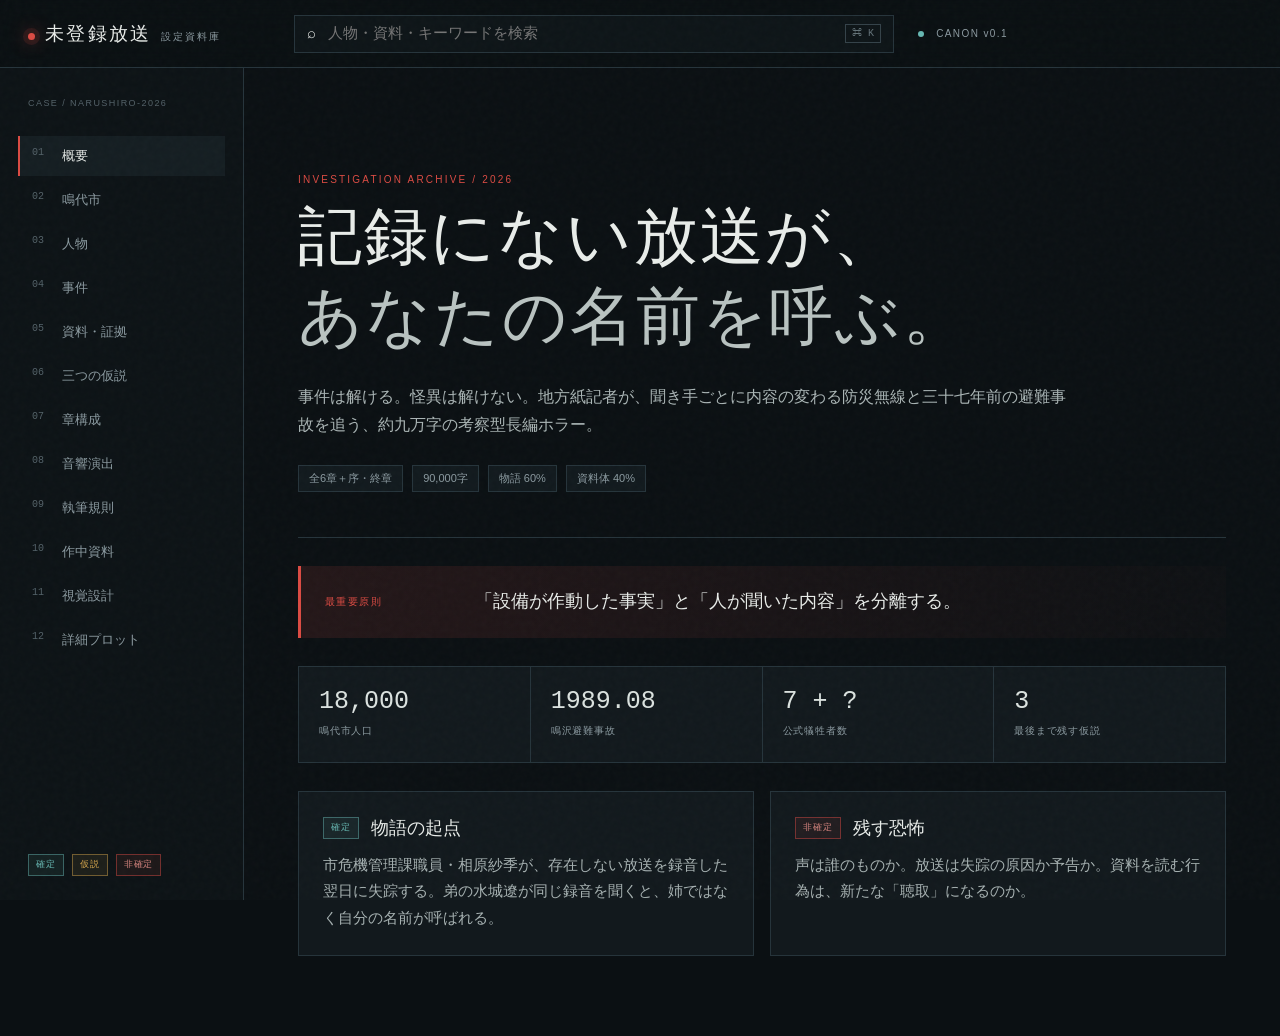
<file: index.html>
<!doctype html>
<html lang="ja">
<head>
  <meta charset="utf-8">
  <meta name="viewport" content="width=device-width, initial-scale=1">
  <meta name="theme-color" content="#0b1013">
  <title>未登録放送｜設定資料庫</title>
  <link rel="stylesheet" href="styles.css">
  <link rel="stylesheet" href="meeting.css">
  <link rel="stylesheet" href="meeting-badge.css">
  <link rel="stylesheet" href="document.css">
  <link rel="stylesheet" href="visual.css">
  <link rel="stylesheet" href="visual-grid-extra.css">
  <link rel="stylesheet" href="plot.css">
</head>
<body>
  <div class="noise" aria-hidden="true"></div>
  <header class="topbar">
    <button class="menu" id="menu" aria-label="目次を開く">☰</button>
    <div class="brand"><span class="signal"></span><span>未登録放送</span><small>設定資料庫</small></div>
    <label class="search"><span>⌕</span><input id="search" type="search" placeholder="人物・資料・キーワードを検索" autocomplete="off"><kbd>⌘ K</kbd></label>
    <div class="status"><span></span> CANON v0.1</div>
  </header>

  <aside class="sidebar" id="sidebar">
    <div class="case-number">CASE / NARUSHIRO-2026</div>
    <nav id="nav">
      <button class="active" data-view="overview"><span>01</span>概要</button>
      <button data-view="city"><span>02</span>鳴代市</button>
      <button data-view="people"><span>03</span>人物</button>
      <button data-view="incident"><span>04</span>事件</button>
      <button data-view="evidence"><span>05</span>資料・証拠</button>
      <button data-view="theories"><span>06</span>三つの仮説</button>
      <button data-view="chapters"><span>07</span>章構成</button>
      <button data-view="sound"><span>08</span>音響演出</button>
      <button data-view="rules"><span>09</span>執筆規則</button>
      <button data-view="documents"><span>10</span>作中資料</button>
      <button data-view="visuals"><span>11</span>視覚設計</button>
      <button data-view="plot"><span>12</span>詳細プロット</button>
    </nav>
    <div class="sidebar-foot"><span class="legend fixed">確定</span><span class="legend theory">仮説</span><span class="legend open">非確定</span></div>
  </aside>

  <main id="main">
    <section class="view active" id="overview">
      <div class="hero">
        <p class="eyebrow">INVESTIGATION ARCHIVE / 2026</p>
        <h1>記録にない放送が、<br><em>あなたの名前を呼ぶ。</em></h1>
        <p class="lead">事件は解ける。怪異は解けない。地方紙記者が、聞き手ごとに内容の変わる防災無線と三十七年前の避難事故を追う、約九万字の考察型長編ホラー。</p>
        <div class="hero-meta"><span>全6章＋序・終章</span><span>90,000字</span><span>物語 60%</span><span>資料体 40%</span></div>
      </div>
      <div class="core-rule"><span>最重要原則</span><strong>「設備が作動した事実」と「人が聞いた内容」を分離する。</strong></div>
      <div class="stats">
        <article><b>18,000</b><span>鳴代市人口</span></article><article><b>1989.08</b><span>鳴沢避難事故</span></article><article><b>7 + ?</b><span>公式犠牲者数</span></article><article><b>3</b><span>最後まで残す仮説</span></article>
      </div>
      <div class="grid two">
        <article class="panel searchable"><header><span class="tag fixed">確定</span><h2>物語の起点</h2></header><p>市危機管理課職員・相原紗季が、存在しない放送を録音した翌日に失踪する。弟の水城遼が同じ録音を聞くと、姉ではなく自分の名前が呼ばれる。</p></article>
        <article class="panel searchable"><header><span class="tag open">非確定</span><h2>残す恐怖</h2></header><p>声は誰のものか。放送は失踪の原因か予告か。資料を読む行為は、新たな「聴取」になるのか。</p></article>
      </div>
    </section>

    <section class="view" id="city">
      <div class="section-head"><p>LOCATION FILE</p><h1>鳴代市 <small>なるしろし</small></h1><span class="tag fixed">確定設定</span></div>
      <div class="map" aria-label="鳴代市概念図">
        <div class="contour c1"></div><div class="contour c2"></div>
        <button class="place old" data-place="旧鳴沢地区"><i></i><b>旧鳴沢地区</b><small>寺・採石場・廃子局</small></button>
        <button class="place center" data-place="中心市街"><i></i><b>中心市街</b><small>市役所・新聞支局</small></button>
        <button class="place lake" data-place="湖東台"><i></i><b>湖東台</b><small>造成住宅地</small></button>
        <div class="water">鳴代湖</div><div class="route">旧避難路 · · · · ·</div>
      </div>
      <div class="grid three" id="place-details">
        <article class="panel searchable"><h2>旧鳴沢地区</h2><p>古い集落。夏の特定夜に鐘や拍子木を鳴らす家が残る。回線と商用電源を撤去された子局が一基存在。</p></article>
        <article class="panel searchable"><h2>中心市街</h2><p>市役所、防災操作卓、資料館、警察署、北嶺日報支局が集中。公的記録が集まり、同時に欠落する場所。</p></article>
        <article class="panel searchable"><h2>湖東台</h2><p>転入者の多い造成地。旧来の鳴り物を騒音と認識する。近年の失踪報告が相対的に多い。</p></article>
      </div>
      <article class="panel searchable"><h2>共同体は一枚岩ではない</h2><div class="table"><div><b>旧住民</b><span>事故の責任・家族の記憶・呼名への恐れ</span></div><div><b>新住民</b><span>資産価値・風評・孤立回避</span></div><div><b>行政</b><span>設備管理責任・合併前記録の不備</span></div><div><b>観光</b><span>祭礼の由来が近年再編集された事実</span></div></div></article>
    </section>

    <section class="view" id="people">
      <div class="section-head"><p>PERSONNEL</p><h1>人物ファイル</h1><span>カードを選択して詳細表示</span></div>
      <div class="people-layout"><div class="people-list" id="people-list"></div><article class="dossier" id="dossier"></article></div>
    </section>

    <section class="view" id="incident">
      <div class="section-head"><p>INCIDENT LOG</p><h1>二つの事件</h1><span class="tag fixed">人間側は解明</span></div>
      <div class="timeline">
        <article class="searchable"><time>事故以前</time><div><h2>「呼名に応ぜず」</h2><p>夜回り規則、欠けた子守歌、名を呼ぶ古写真。完成された伝説は存在しない。</p></div></article>
        <article class="searchable"><time>1989.08</time><div><h2>鳴沢避難事故</h2><p>豪雨時、有線放送の指示変更により住民が旧採石場側へ向かい土砂崩れに遭う。公式七名。資料上は八人目が揺らぐ。</p></div></article>
        <article class="searchable"><time>事故後</time><div><h2>祭礼「声送り」の再編集</h2><p>呼名、夜回り、鳴り物が鎮魂行事として観光向けにまとめられる。</p></div></article>
        <article class="searchable"><time>2026 夏</time><div><h2>未登録放送と失踪</h2><p>相原紗季が失踪。柏木と久世は防止目的で子局を無許可運用し、旧避難路に沿う音の列を作る。</p></div></article>
        <article class="searchable"><time>結末</time><div><h2>点検坑で発見</h2><p>遼が子局の負荷順から経路を復元し、紗季を発見。不正は解けるが、個別の声は説明されない。</p></div></article>
      </div>
    </section>

    <section class="view" id="evidence">
      <div class="section-head"><p>EVIDENCE INDEX</p><h1>資料・証拠</h1><span>信頼できる軸と疑う軸を分離</span></div>
      <div class="filters" id="evidence-filters"><button class="active" data-filter="all">すべて</button><button data-filter="record">公的記録</button><button data-filter="audio">音声</button><button data-filter="testimony">証言</button><button data-filter="media">報道・ネット</button></div>
      <div class="evidence-grid" id="evidence-grid"></div>
      <aside class="evidence-detail" id="evidence-detail" aria-hidden="true">
        <button class="detail-close" id="detail-close" aria-label="詳細を閉じる">×</button>
        <div id="detail-content"></div>
      </aside>
      <div class="detail-backdrop" id="detail-backdrop"></div>
    </section>

    <section class="view" id="theories">
      <div class="section-head"><p>THEORY MATRIX</p><h1>三つの仮説</h1><span class="tag theory">複合可能</span></div>
      <div class="theory-tabs" id="theory-tabs"></div>
      <article class="theory-detail" id="theory-detail"></article>
      <div class="matrix-wrap"><table><thead><tr><th>証拠</th><th>A 土地</th><th>B 人為</th><th>C 記録</th></tr></thead><tbody id="matrix"></tbody></table></div>
    </section>

    <section class="view" id="documents">
      <div class="section-head"><p>IN-STORY DOCUMENTS</p><h1>作中資料・完成稿</h1><span>本文へそのまま挿入可能</span></div>
      <div class="document-summary"><b>12</b><span>完成資料</span><b>3</b><span>章をまたぐ相互参照</span><b>1</b><span>共通する第三の音</span></div>
      <div class="document-list" id="document-list"></div>
    </section>

    <section class="view" id="visuals">
      <div class="section-head"><p>VISUAL ARCHIVE SYSTEM</p><h1>視覚資料設計</h1><span>証拠として機能するデザイン</span></div>
      <div class="visual-principle"><span>原則</span><b>汚れ、訂正、欠落には、必ず作中の発生理由を持たせる。</b></div>
      <figure class="map-preview"><img src="assets/maps/narushiro-overview.svg" alt="鳴代市全域概略図。旧鳴沢地区、中心市街、湖東台、旧採石場、旧避難路を示す。"><figcaption>NS-M01 鳴代市全域図｜全経路図の共通座標系</figcaption></figure>
      <div class="visual-preview-grid">
        <figure class="map-preview"><img src="assets/maps/narusawa-1989-evacuation.svg" alt="1989年鳴沢避難事故の避難経路図。第一指示と変更後経路、通行不能地点、土砂崩れ範囲を示す。"><figcaption>NS-M03 1989年避難経路図</figcaption></figure>
        <figure class="map-preview dark-preview"><img src="assets/documents/audio-sync-comparison.svg" alt="三録音の同期比較図。共通する環境音と27秒の人声様成分を示す。"><figcaption>NS-D02 三録音同期比較図</figcaption></figure>
        <figure class="map-preview"><img src="assets/maps/narushiro-speaker-coverage.svg" alt="各防災子局の推定可聴範囲と地形遮蔽域を示す。"><figcaption>NS-M02 防災子局・推定可聴範囲図</figcaption></figure>
        <figure class="map-preview"><img src="assets/maps/narushiro-2026-route.svg" alt="2026年の祭礼順路、子局作動順、失踪者の推定経路を比較する。"><figcaption>NS-M04 祭礼・失踪経路比較図</figcaption></figure>
        <figure class="map-preview dark-preview"><img src="assets/documents/broadcast-system.svg" alt="防災無線の六層と行政ログの記録境界を示す。"><figcaption>NS-D01 防災無線系統・記録境界図</figcaption></figure>
        <figure class="map-preview dark-preview"><img src="assets/documents/evidence-cross-reference.svg" alt="十二資料の引用、参照、記述不一致の関係を示す。"><figcaption>NS-D03 資料相互参照図</figcaption></figure>
        <figure class="map-preview"><img src="assets/photos/old-n03-inspection.jpg" alt="採石場脇の旧N-03子局記録写真。"><figcaption>NS-P02 旧N-03子局記録写真</figcaption></figure>
        <figure class="map-preview"><img src="assets/photos/night-watch-undated.jpg" alt="提灯を持つ住民が夜道を歩く年代不明写真。"><figcaption>NS-P01 年代不明の夜回り写真</figcaption></figure>
      </div>
      <div class="visual-grid">
        <article><span>1989</span><h2>旧鳴沢町</h2><p>再生上質紙、和文タイプ、丸形公印、二穴綴じ。別紙三の綴じ穴を物理的欠落として残す。</p></article>
        <article><span>1998</span><h2>祭礼復元調査</h2><p>大学ノート、青ボールペン、カセットラベル。清書と原話の差を同時に見せる。</p></article>
        <article><span>2026</span><h2>鳴代市記録</h2><p>白色帳票、等幅ログ、電子署名。怪異らしさではなく実務の不完全さを描く。</p></article>
      </div>
      <div class="asset-progress"><h2>制作状況</h2><ol><li class="done">地図・技術図 7点</li><li class="done"><a href="artifacts/index.html" target="_blank">作中資料閲覧室（全12資料）</a></li><li class="done">年代別紙質テクスチャ 3点</li><li class="done">作中記録写真 2点</li></ol></div>
    </section>

    <section class="view" id="chapters">
      <div class="section-head"><p>STRUCTURE</p><h1>全体構成</h1><span>合計 90,000字</span></div>
      <div class="progress"><i style="width:100%"></i></div>
      <div class="chapter-list" id="chapter-list"></div>
    </section>

    <section class="view" id="sound">
      <div class="section-head"><p>SOUND DIRECTION</p><h1>聞こえる恐怖、消える音</h1><span>音量ではなく欠落を描く</span></div>
      <div class="sound-grid" id="sound-grid"></div>
      <article class="core-rule"><span>文体規則</span><strong>音を形容する前に、それを聞いた人物が止めた行動を書く。</strong></article>
    </section>

    <section class="view" id="rules">
      <div class="section-head"><p>WRITING CONTROL</p><h1>執筆規則</h1><span>チェック状態は端末に保存</span></div>
      <div class="rules-layout"><article class="panel"><h2>整合性チェック</h2><div class="checklist" id="checklist"></div></article><article class="panel danger"><h2>採用しない方向</h2><ul id="reject-list"></ul></article></div>
    </section>

    <section class="view" id="plot">
      <div class="section-head"><p>PLOT DEVELOPMENT ARCHIVE</p><h1>詳細プロット・会議記録</h1><span>24会議 × 90分</span></div>
      <div class="plot-summary"><div><b>24</b><span>プロット会議</span></div><div><b>2,160</b><span>総会議時間・分</span></div><div><b>8</b><span>物語区分</span></div><div><b>90,000</b><span>想定総字数</span></div></div>
      <article class="core-rule"><span>プロット原則</span><strong>第6章で人間側を解き、終章では解決ではなく前提だけを揺らす。</strong></article>
      <div class="plot-tabs" id="plot-tabs"></div>
      <div class="plot-meetings" id="plot-meetings"></div>
      <div class="section-head"><p>SCENE BREAKDOWN</p><h1>章別場面設計</h1><span>選択して展開</span></div>
      <div class="plot-chapters" id="plot-chapters"></div>
      <section class="clue-table" id="plot-clues"></section>
    </section>

    <section class="empty" id="empty"><b>該当する項目がありません</b><span>検索語を変更してください。</span></section>
  </main>

  <div class="toast" id="toast"></div>
  <script src="meeting-data.js"></script>
  <script src="plot-data.js"></script>
  <script src="app.js"></script>
  <script src="plot.js"></script>
</body>
</html>
</file>
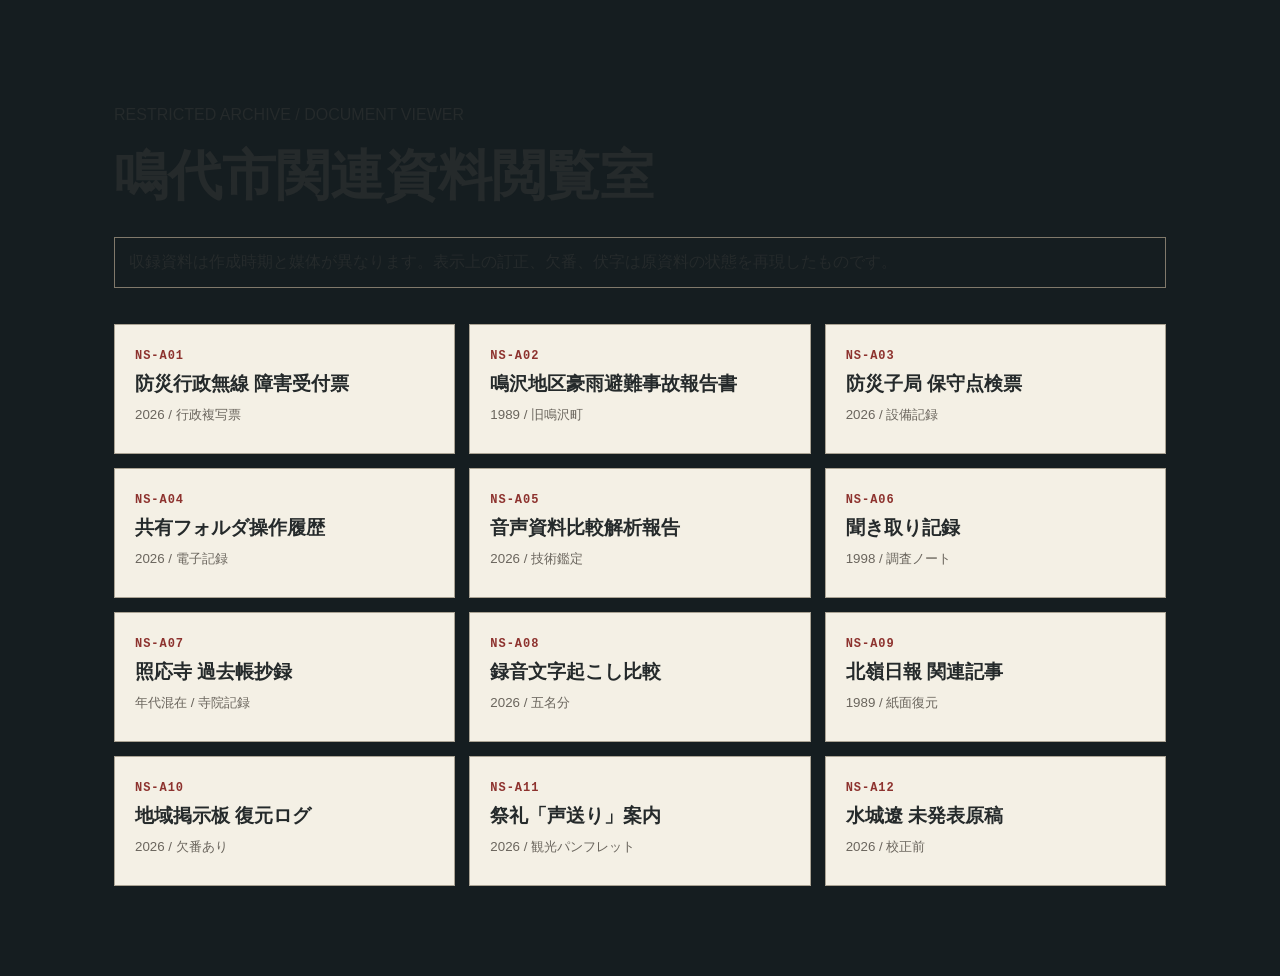
<file: artifacts/index.html>
<!doctype html><html lang="ja"><head><meta charset="utf-8"><meta name="viewport" content="width=device-width,initial-scale=1"><title>鳴代市関連資料閲覧室</title><link rel="stylesheet" href="artifact-auto.css"><style>.room{max-width:1100px;margin:auto;padding:48px 24px}.room h1{font-size:clamp(28px,5vw,54px);margin:.2em 0}.notice{border:1px solid #80796b;padding:14px;margin:24px 0 36px}.shelf{display:grid;grid-template-columns:repeat(auto-fit,minmax(260px,1fr));gap:14px}.file{display:block;color:inherit;text-decoration:none;border:1px solid #aaa394;background:#f4f0e5;padding:20px;min-height:130px;transition:.15s}.file:hover{transform:translateY(-3px);box-shadow:0 7px 18px #0002}.file b{display:block;font-size:19px;margin:8px 0}.file small{color:#6a655d}.stamp{color:#8d322e;font:700 12px monospace;letter-spacing:.08em}</style></head><body><main class="room"><p>RESTRICTED ARCHIVE / DOCUMENT VIEWER</p><h1>鳴代市関連資料閲覧室</h1><div class="notice">収録資料は作成時期と媒体が異なります。表示上の訂正、欠番、伏字は原資料の状態を再現したものです。</div><section class="shelf">
<a class="file" href="01-incident-reception.html"><span class="stamp">NS-A01</span><b>防災行政無線 障害受付票</b><small>2026 / 行政複写票</small></a>
<a class="file" href="02-narusawa-report.html"><span class="stamp">NS-A02</span><b>鳴沢地区豪雨避難事故報告書</b><small>1989 / 旧鳴沢町</small></a>
<a class="file" href="03-maintenance.html"><span class="stamp">NS-A03</span><b>防災子局 保守点検票</b><small>2026 / 設備記録</small></a>
<a class="file" href="04-shared-folder.html"><span class="stamp">NS-A04</span><b>共有フォルダ操作履歴</b><small>2026 / 電子記録</small></a>
<a class="file" href="05-audio-analysis.html"><span class="stamp">NS-A05</span><b>音声資料比較解析報告</b><small>2026 / 技術鑑定</small></a>
<a class="file" href="06-interview.html"><span class="stamp">NS-A06</span><b>聞き取り記録</b><small>1998 / 調査ノート</small></a>
<a class="file" href="07-temple-register.html"><span class="stamp">NS-A07</span><b>照応寺 過去帳抄録</b><small>年代混在 / 寺院記録</small></a>
<a class="file" href="08-transcripts.html"><span class="stamp">NS-A08</span><b>録音文字起こし比較</b><small>2026 / 五名分</small></a>
<a class="file" href="09-newspaper.html"><span class="stamp">NS-A09</span><b>北嶺日報 関連記事</b><small>1989 / 紙面復元</small></a>
<a class="file" href="10-forum.html"><span class="stamp">NS-A10</span><b>地域掲示板 復元ログ</b><small>2026 / 欠番あり</small></a>
<a class="file" href="11-brochure.html"><span class="stamp">NS-A11</span><b>祭礼「声送り」案内</b><small>2026 / 観光パンフレット</small></a>
<a class="file" href="12-unpublished-draft.html"><span class="stamp">NS-A12</span><b>水城遼 未発表原稿</b><small>2026 / 校正前</small></a>
</section></main></body></html>
</file>
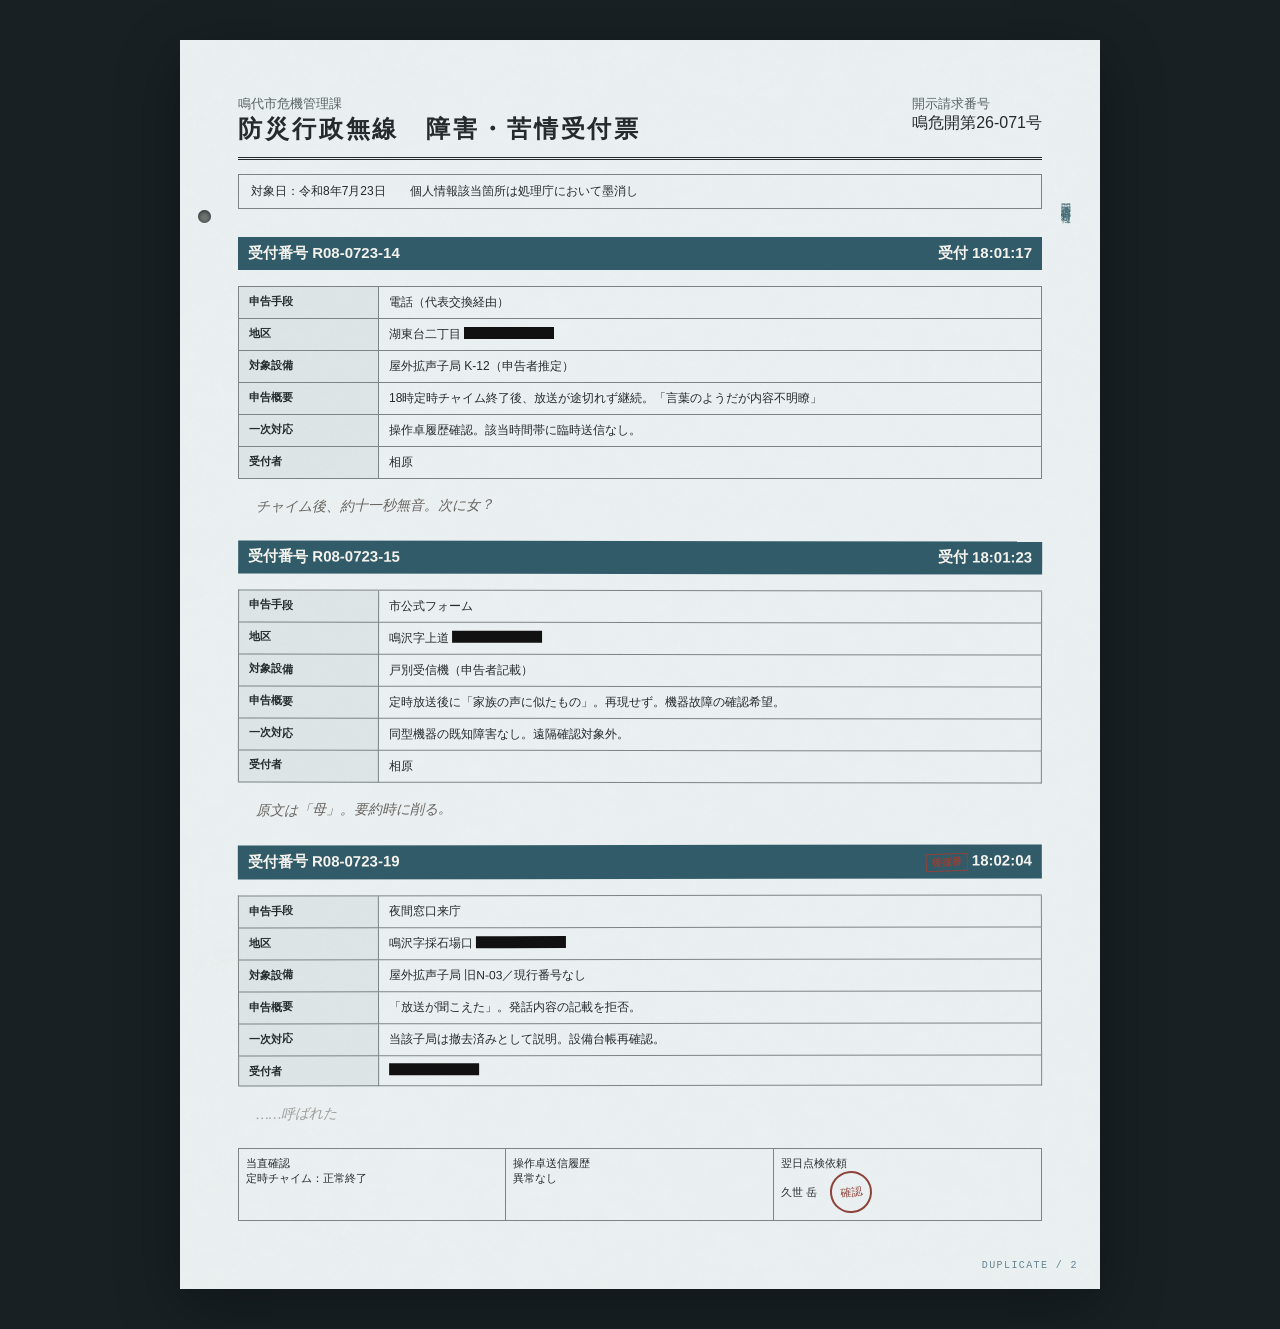
<file: artifacts/01-incident-reception.html>
<!doctype html><html lang="ja"><head><meta charset="utf-8"><meta name="viewport" content="width=device-width,initial-scale=1"><title>NS-A01｜障害・苦情受付票</title><link rel="stylesheet" href="artifact.css"><link rel="stylesheet" href="materials.css"></head><body data-artifact="01"><main class="sheet"><span class="copy-note">開示請求資料・複写</span><header class="official"><div><small>鳴代市危機管理課</small><h1>防災行政無線　障害・苦情受付票</h1></div><div><small>開示請求番号</small><br>鳴危開第26-071号</div></header><div class="meta">対象日：令和8年7月23日　　個人情報該当箇所は処理庁において墨消し</div>
<section class="case"><h2><span>受付番号 R08-0723-14</span><span>受付 18:01:17</span></h2><dl class="form"><dt>申告手段</dt><dd>電話（代表交換経由）</dd><dt>地区</dt><dd>湖東台二丁目 <span class="redacted"></span></dd><dt>対象設備</dt><dd>屋外拡声子局 K-12（申告者推定）</dd><dt>申告概要</dt><dd>18時定時チャイム終了後、放送が途切れず継続。「言葉のようだが内容不明瞭」</dd><dt>一次対応</dt><dd>操作卓履歴確認。該当時間帯に臨時送信なし。</dd><dt>受付者</dt><dd>相原</dd></dl><p class="pencil">チャイム後、約十一秒無音。次に女？</p></section>
<section class="case"><h2><span>受付番号 R08-0723-15</span><span>受付 18:01:23</span></h2><dl class="form"><dt>申告手段</dt><dd>市公式フォーム</dd><dt>地区</dt><dd>鳴沢字上道 <span class="redacted"></span></dd><dt>対象設備</dt><dd>戸別受信機（申告者記載）</dd><dt>申告概要</dt><dd>定時放送後に「家族の声に似たもの」。再現せず。機器故障の確認希望。</dd><dt>一次対応</dt><dd>同型機器の既知障害なし。遠隔確認対象外。</dd><dt>受付者</dt><dd>相原</dd></dl><p class="pencil">原文は「母」。要約時に削る。</p></section>
<section class="case"><h2><span>受付番号 R08-0723-19</span><span><span class="late">後採番</span> 18:02:04</span></h2><dl class="form"><dt>申告手段</dt><dd>夜間窓口来庁</dd><dt>地区</dt><dd>鳴沢字採石場口 <span class="redacted"></span></dd><dt>対象設備</dt><dd>屋外拡声子局 旧N-03／現行番号なし</dd><dt>申告概要</dt><dd>「放送が聞こえた」。発話内容の記載を拒否。</dd><dt>一次対応</dt><dd>当該子局は撤去済みとして説明。設備台帳再確認。</dd><dt>受付者</dt><dd><span class="redacted"></span></dd></dl><p class="pencil ghost">……呼ばれた</p></section>
<footer class="footer"><div>当直確認<br>定時チャイム：正常終了</div><div>操作卓送信履歴<br>異常なし</div><div>翌日点検依頼<br>久世 岳 <span class="stamp">確認</span></div></footer></main></body></html>
</file>
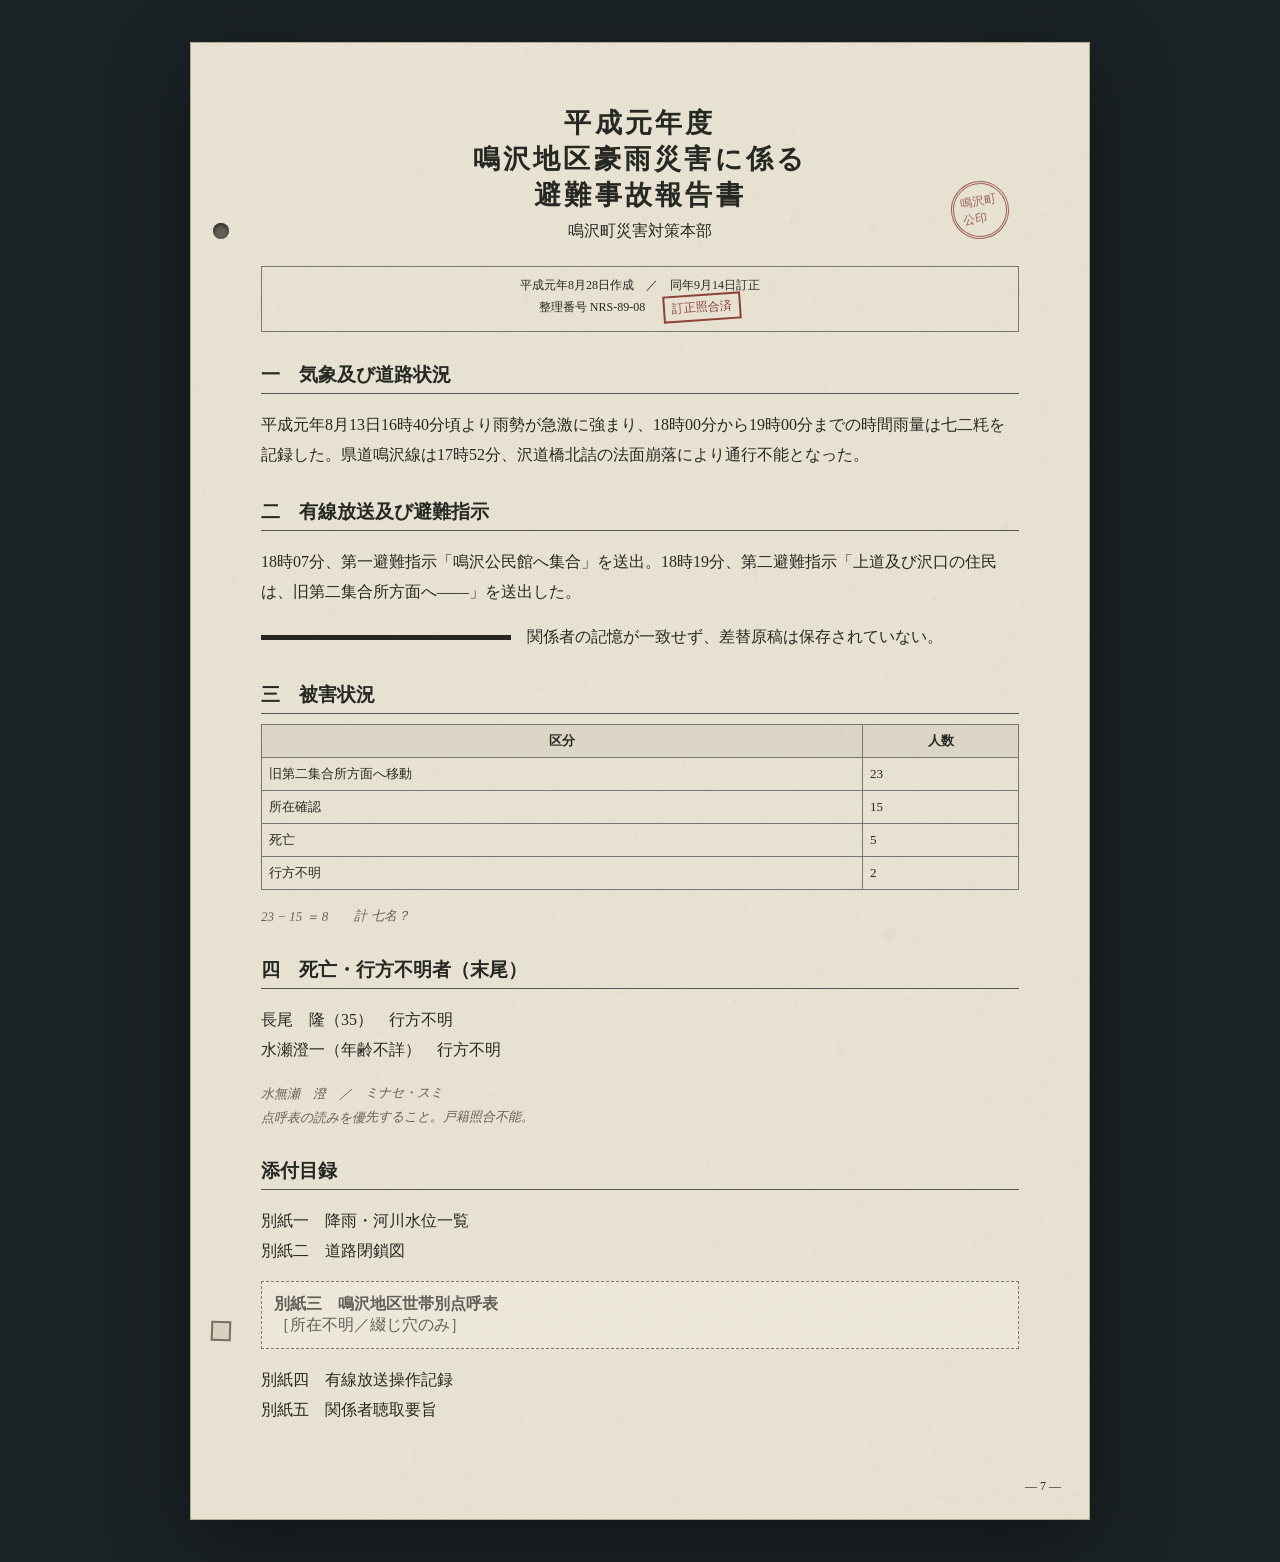
<file: artifacts/02-narusawa-report.html>
<!doctype html><html lang="ja"><head><meta charset="utf-8"><meta name="viewport" content="width=device-width,initial-scale=1"><title>NS-A02｜鳴沢避難事故報告書</title><link rel="stylesheet" href="report.css"><link rel="stylesheet" href="materials.css"></head><body data-artifact="02"><main class="report"><div class="stamp">鳴沢町<br>公印</div><h1>平成元年度<br>鳴沢地区豪雨災害に係る<br>避難事故報告書</h1><div class="issuer">鳴沢町災害対策本部</div><div class="docmeta">平成元年8月28日作成　／　同年9月14日訂正<br>整理番号 NRS-89-08</div><h2>一　気象及び道路状況</h2><p>平成元年8月13日16時40分頃より雨勢が急激に強まり、18時00分から19時00分までの時間雨量は七二粍を記録した。県道鳴沢線は17時52分、沢道橋北詰の法面崩落により通行不能となった。</p><h2>二　有線放送及び避難指示</h2><p>18時07分、第一避難指示「鳴沢公民館へ集合」を送出。18時19分、第二避難指示「上道及び沢口の住民は、旧第二集合所方面へ――」を送出した。</p><p><span class="strike">第二指示変更者及び承認者の記録</span>　関係者の記憶が一致せず、差替原稿は保存されていない。</p><h2>三　被害状況</h2><table class="table"><tr><th>区分</th><th>人数</th></tr><tr><td>旧第二集合所方面へ移動</td><td>23</td></tr><tr><td>所在確認</td><td>15</td></tr><tr><td>死亡</td><td>5</td></tr><tr><td>行方不明</td><td>2</td></tr></table><p class="pencil">23 − 15 ＝ 8　　計 七名？</p><h2>四　死亡・行方不明者（末尾）</h2><p>長尾　隆（35）　行方不明<br>水瀬澄一（年齢不詳）　行方不明</p><p class="pencil">水無瀬　澄　／　ミナセ・スミ<br>点呼表の読みを優先すること。戸籍照合不能。</p><h2>添付目録</h2><p>別紙一　降雨・河川水位一覧<br>別紙二　道路閉鎖図</p><div class="missing"><b>別紙三　鳴沢地区世帯別点呼表</b><br>［所在不明／綴じ穴のみ］</div><p>別紙四　有線放送操作記録<br>別紙五　関係者聴取要旨</p><span class="folio">― 7 ―</span></main></body></html>
</file>
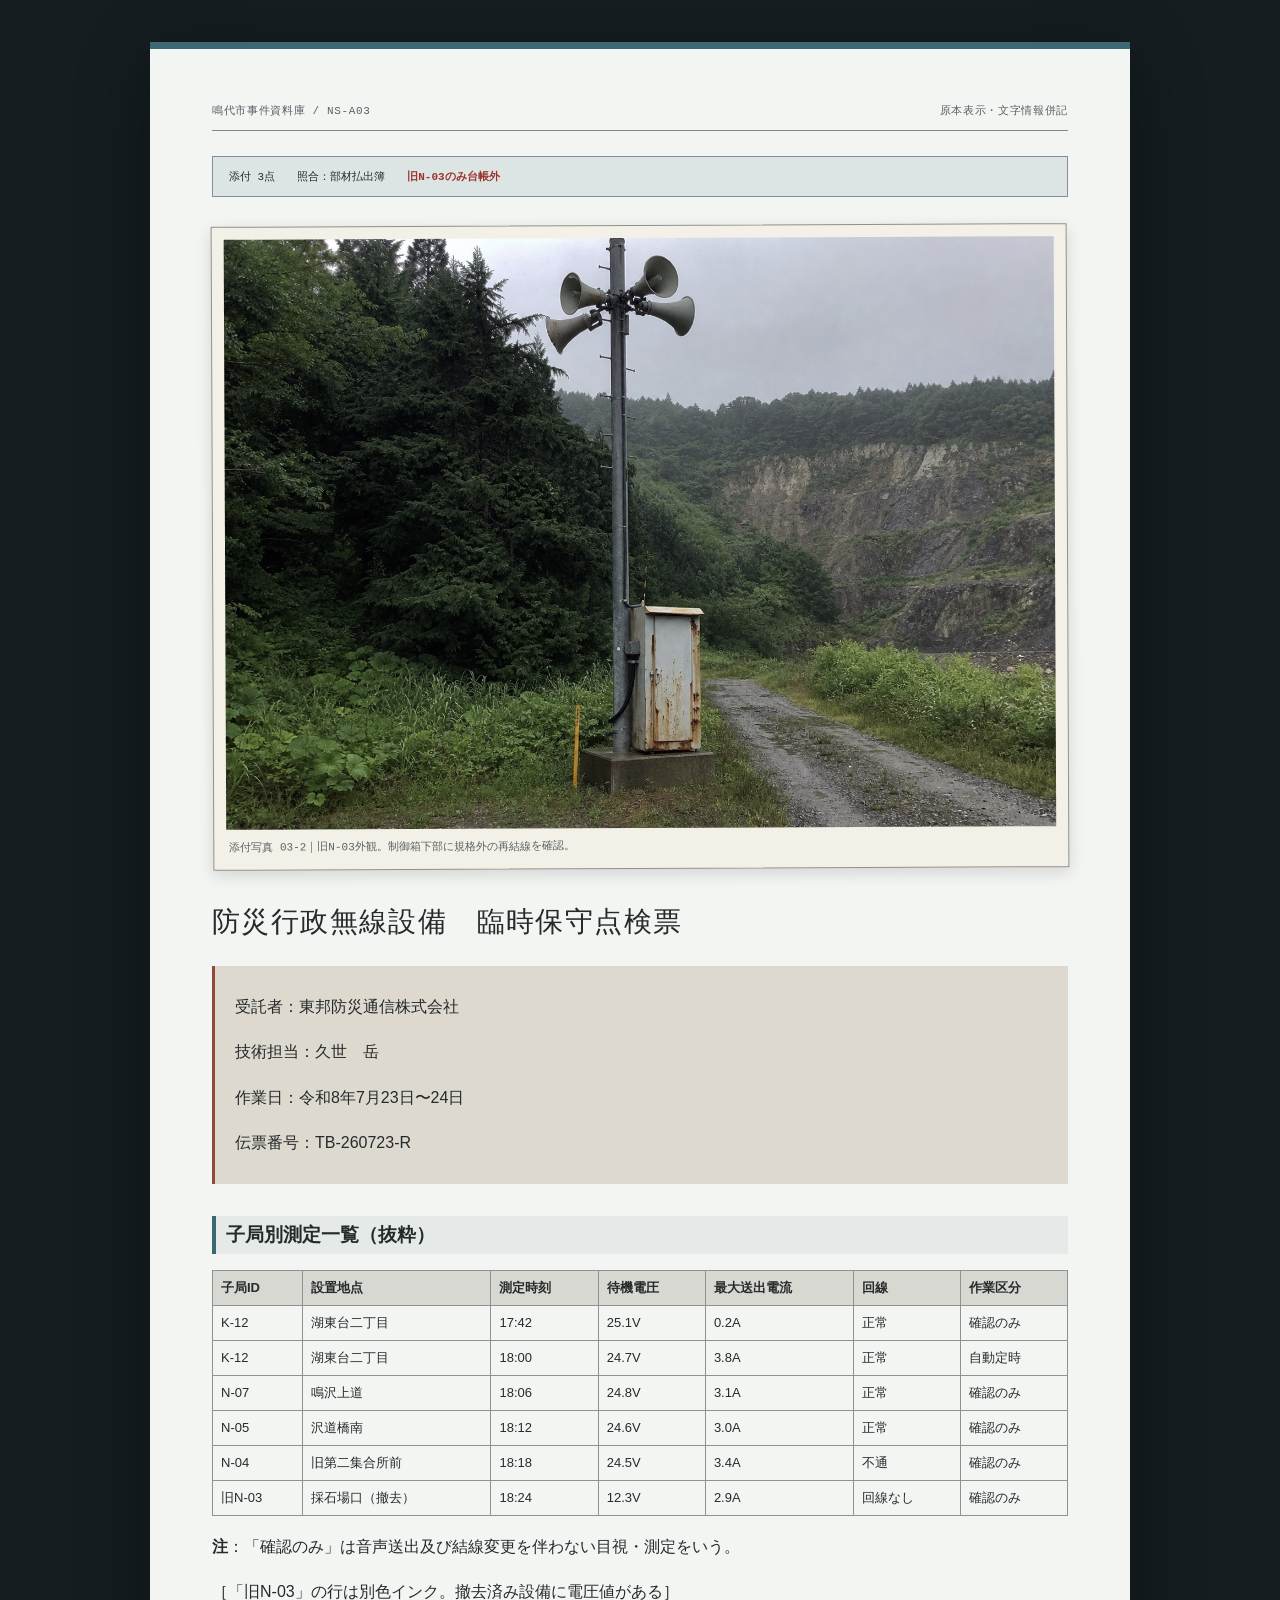
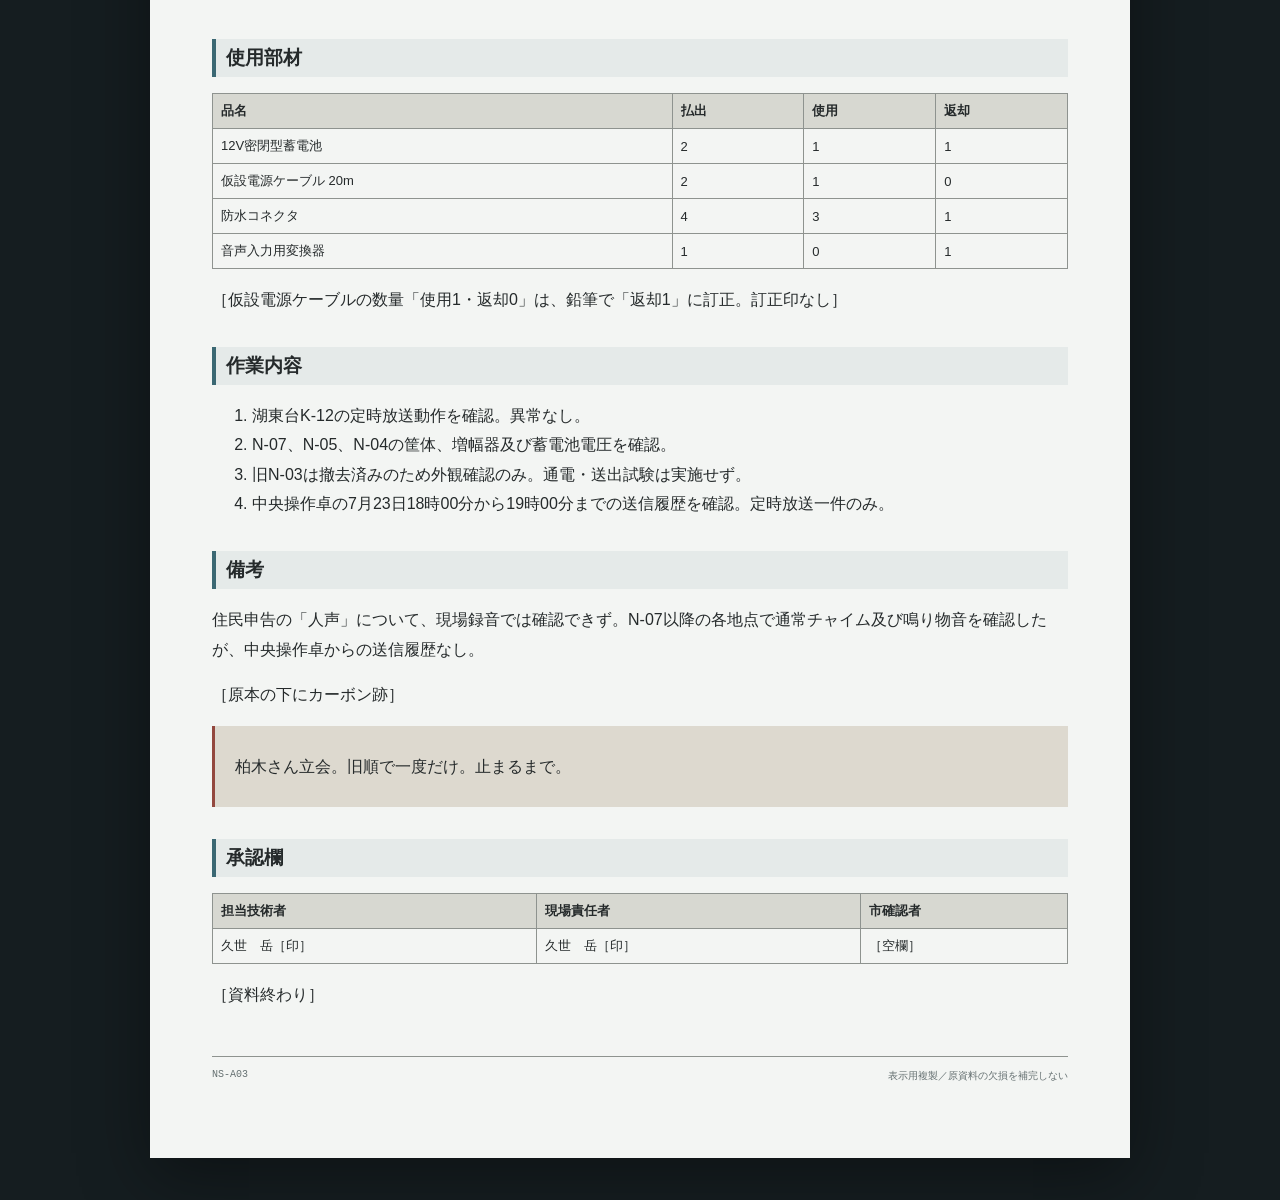
<file: artifacts/03-maintenance.html>
<!doctype html><html lang="ja"><head><meta charset="utf-8"><meta name="viewport" content="width=device-width,initial-scale=1"><link rel="stylesheet" href="artifact-auto.css"><link rel="stylesheet" href="materials.css"></head><body class="theme-system" data-artifact="03"><main class="auto-sheet"></main><script src="../meeting-data.js"></script><script src="artifact-renderer.js"></script></body></html>
</file>
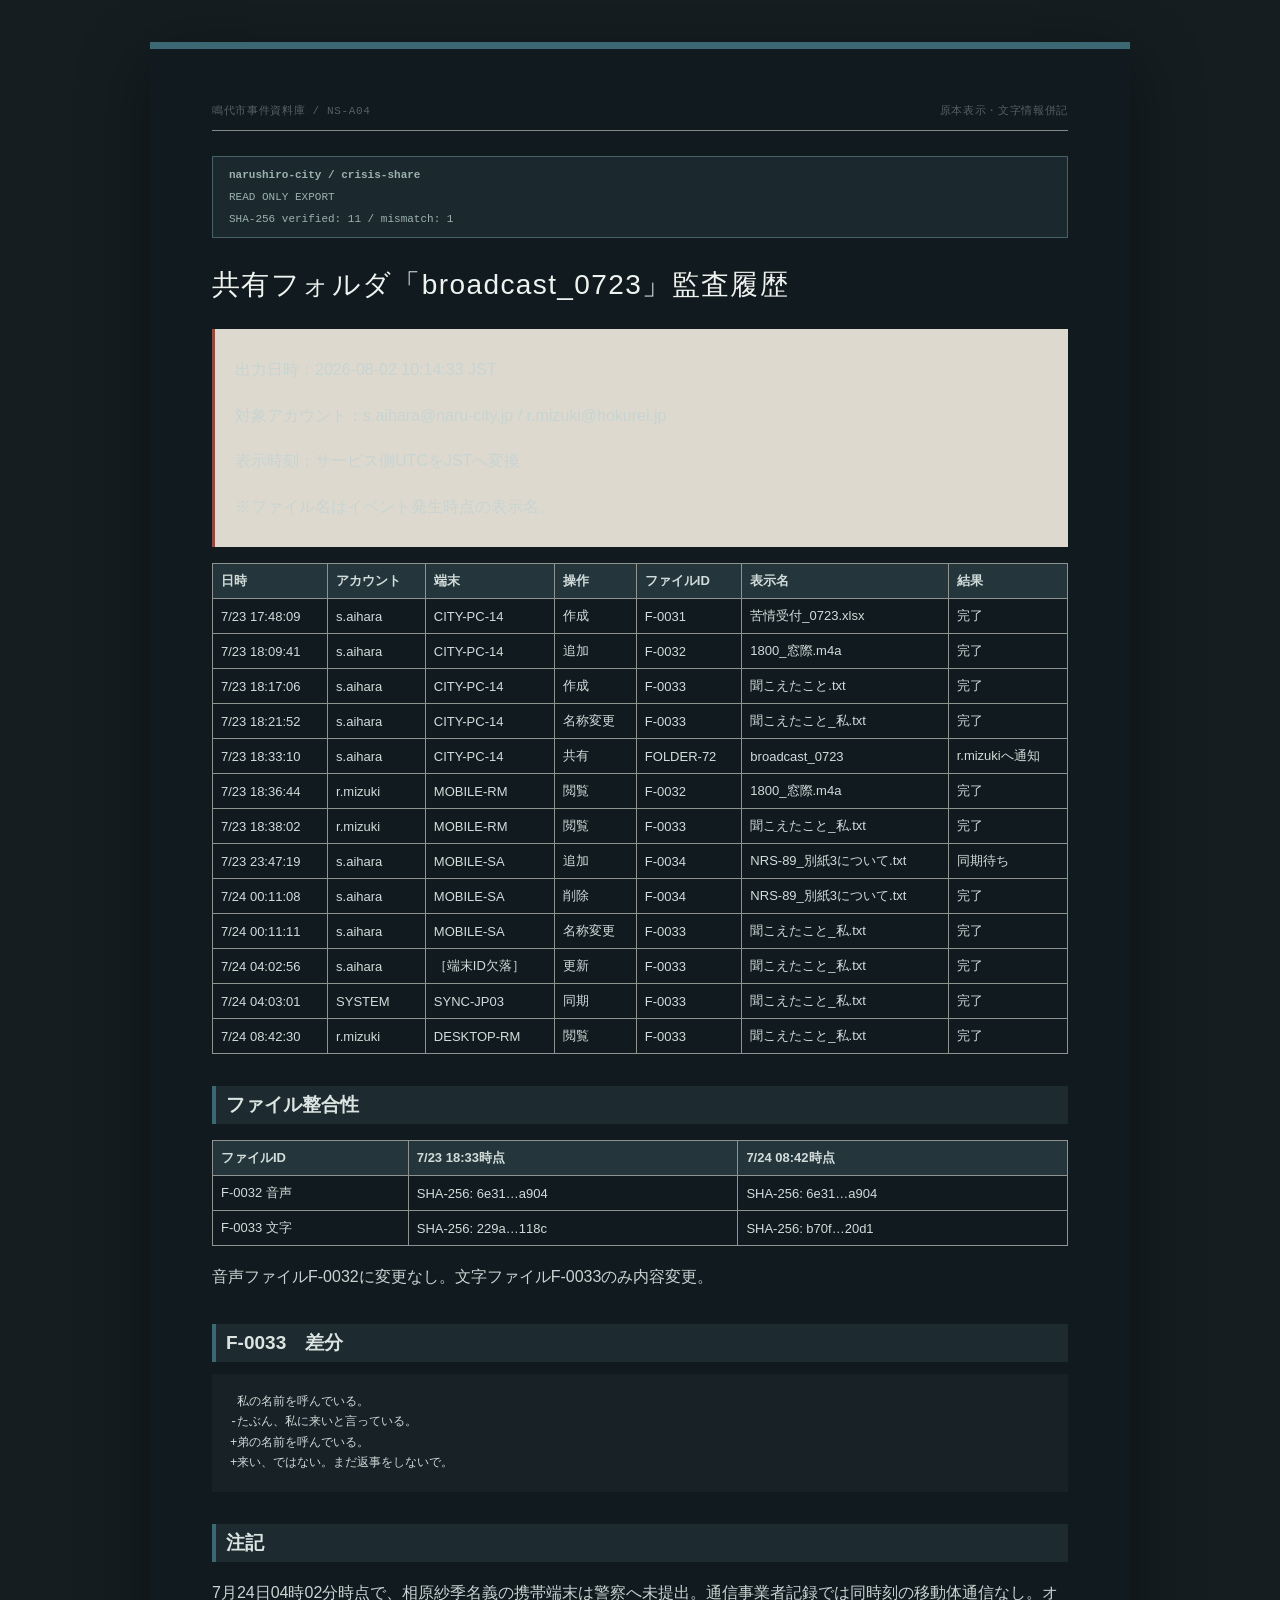
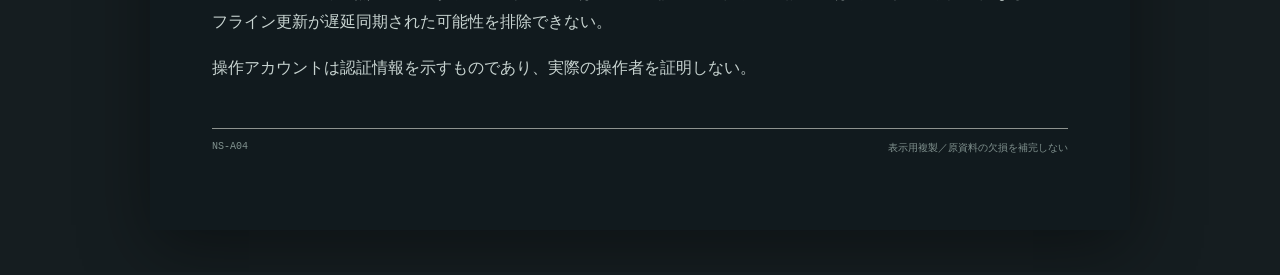
<file: artifacts/04-shared-folder.html>
<!doctype html><html lang="ja"><head><meta charset="utf-8"><meta name="viewport" content="width=device-width,initial-scale=1"><link rel="stylesheet" href="artifact-auto.css"><link rel="stylesheet" href="materials.css"></head><body class="theme-system" data-artifact="04"><main class="auto-sheet"></main><script src="../meeting-data.js"></script><script src="artifact-renderer.js"></script></body></html>
</file>
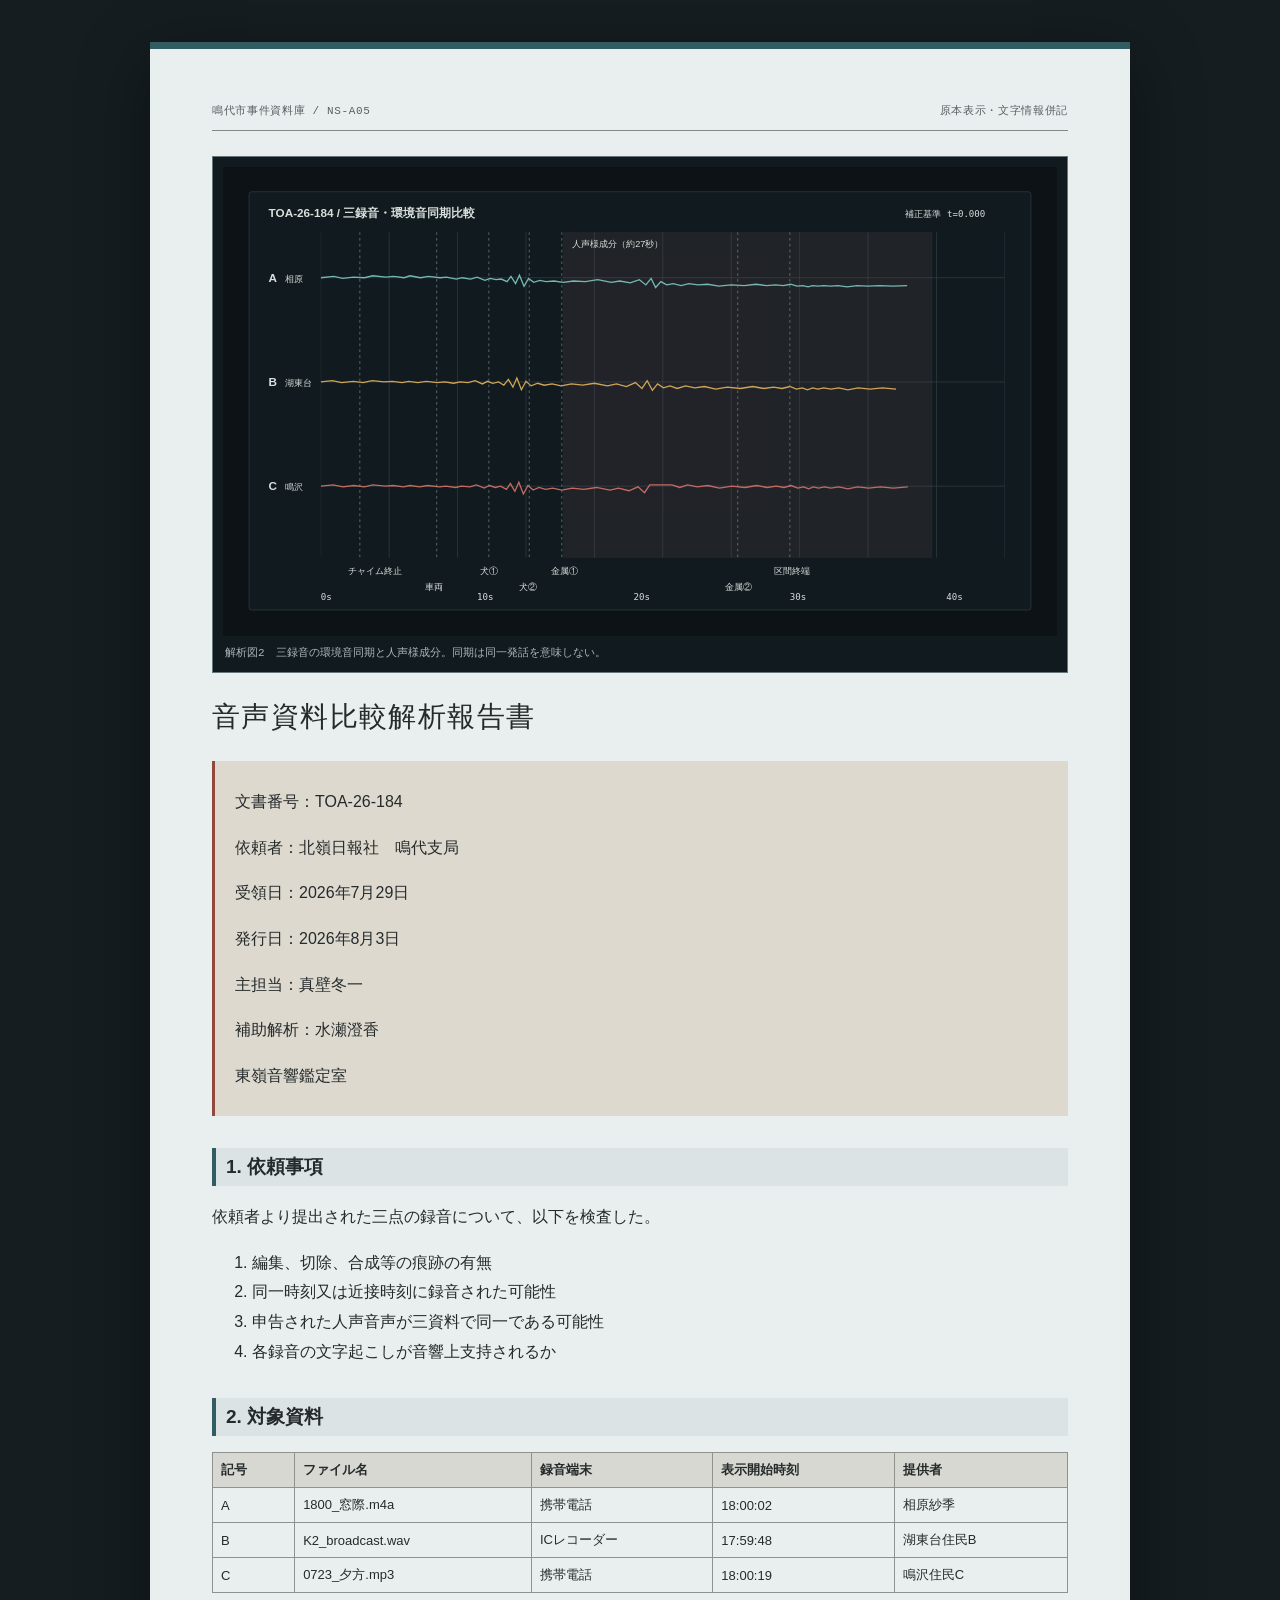
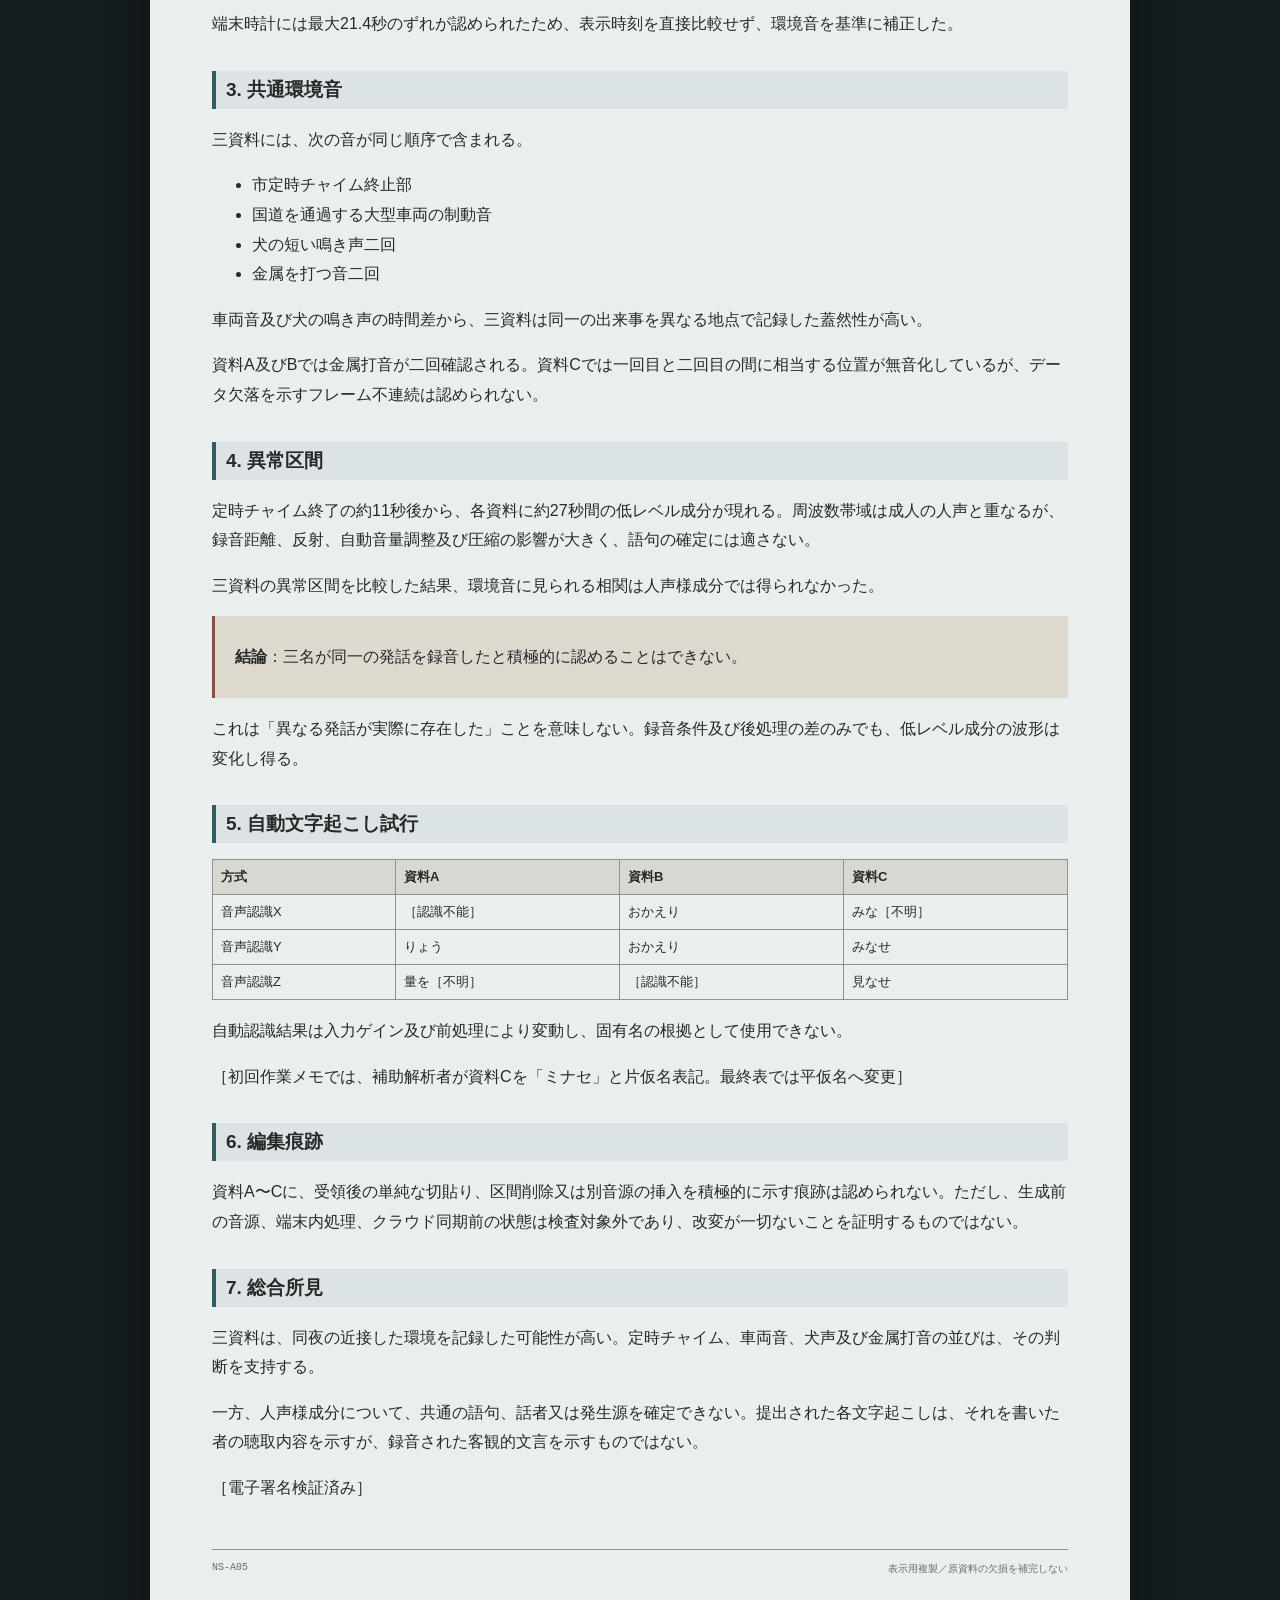
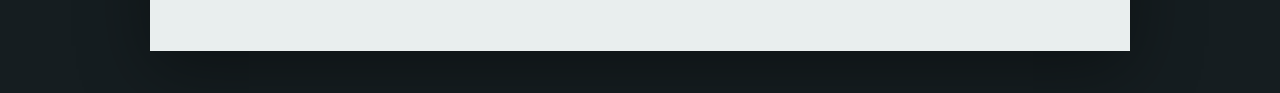
<file: artifacts/05-audio-analysis.html>
<!doctype html><html lang="ja"><head><meta charset="utf-8"><meta name="viewport" content="width=device-width,initial-scale=1"><link rel="stylesheet" href="artifact-auto.css"><link rel="stylesheet" href="materials.css"></head><body class="theme-audio" data-artifact="05"><main class="auto-sheet"></main><script src="../meeting-data.js"></script><script src="artifact-renderer.js"></script></body></html>
</file>
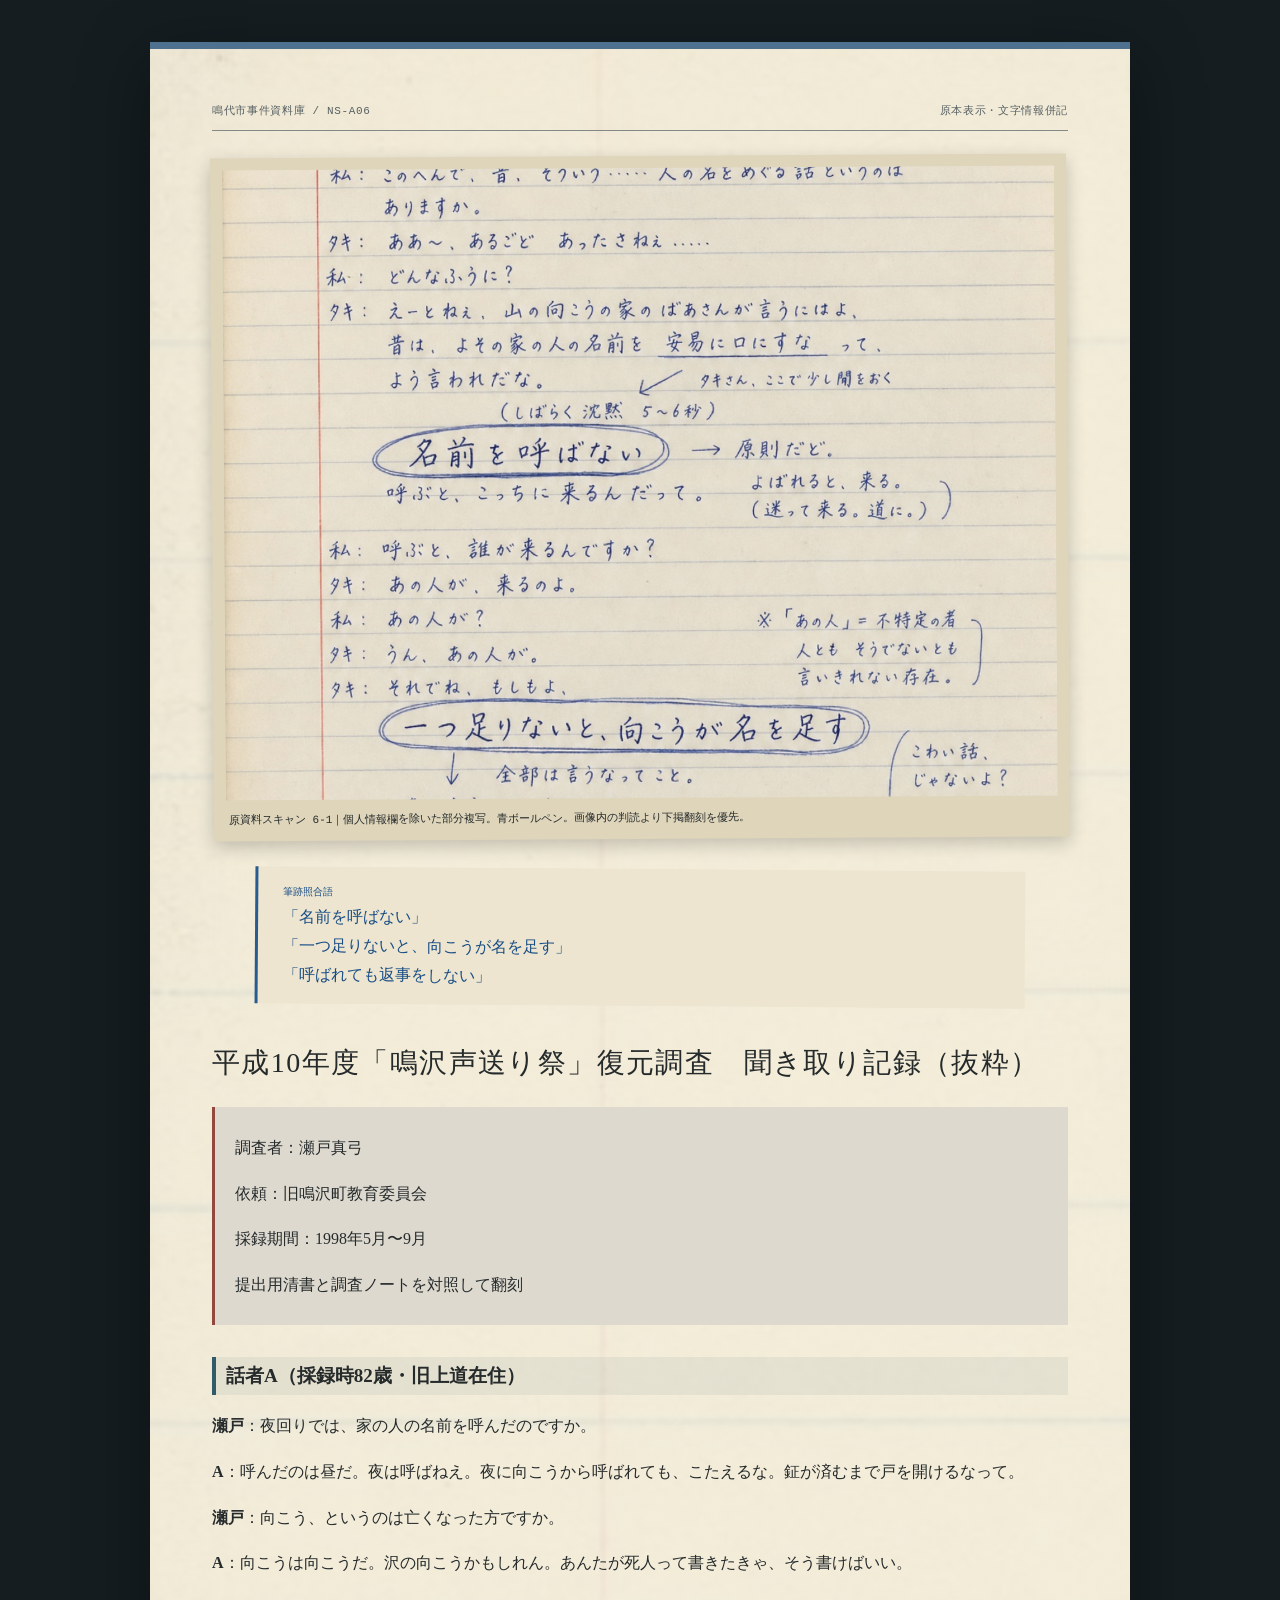
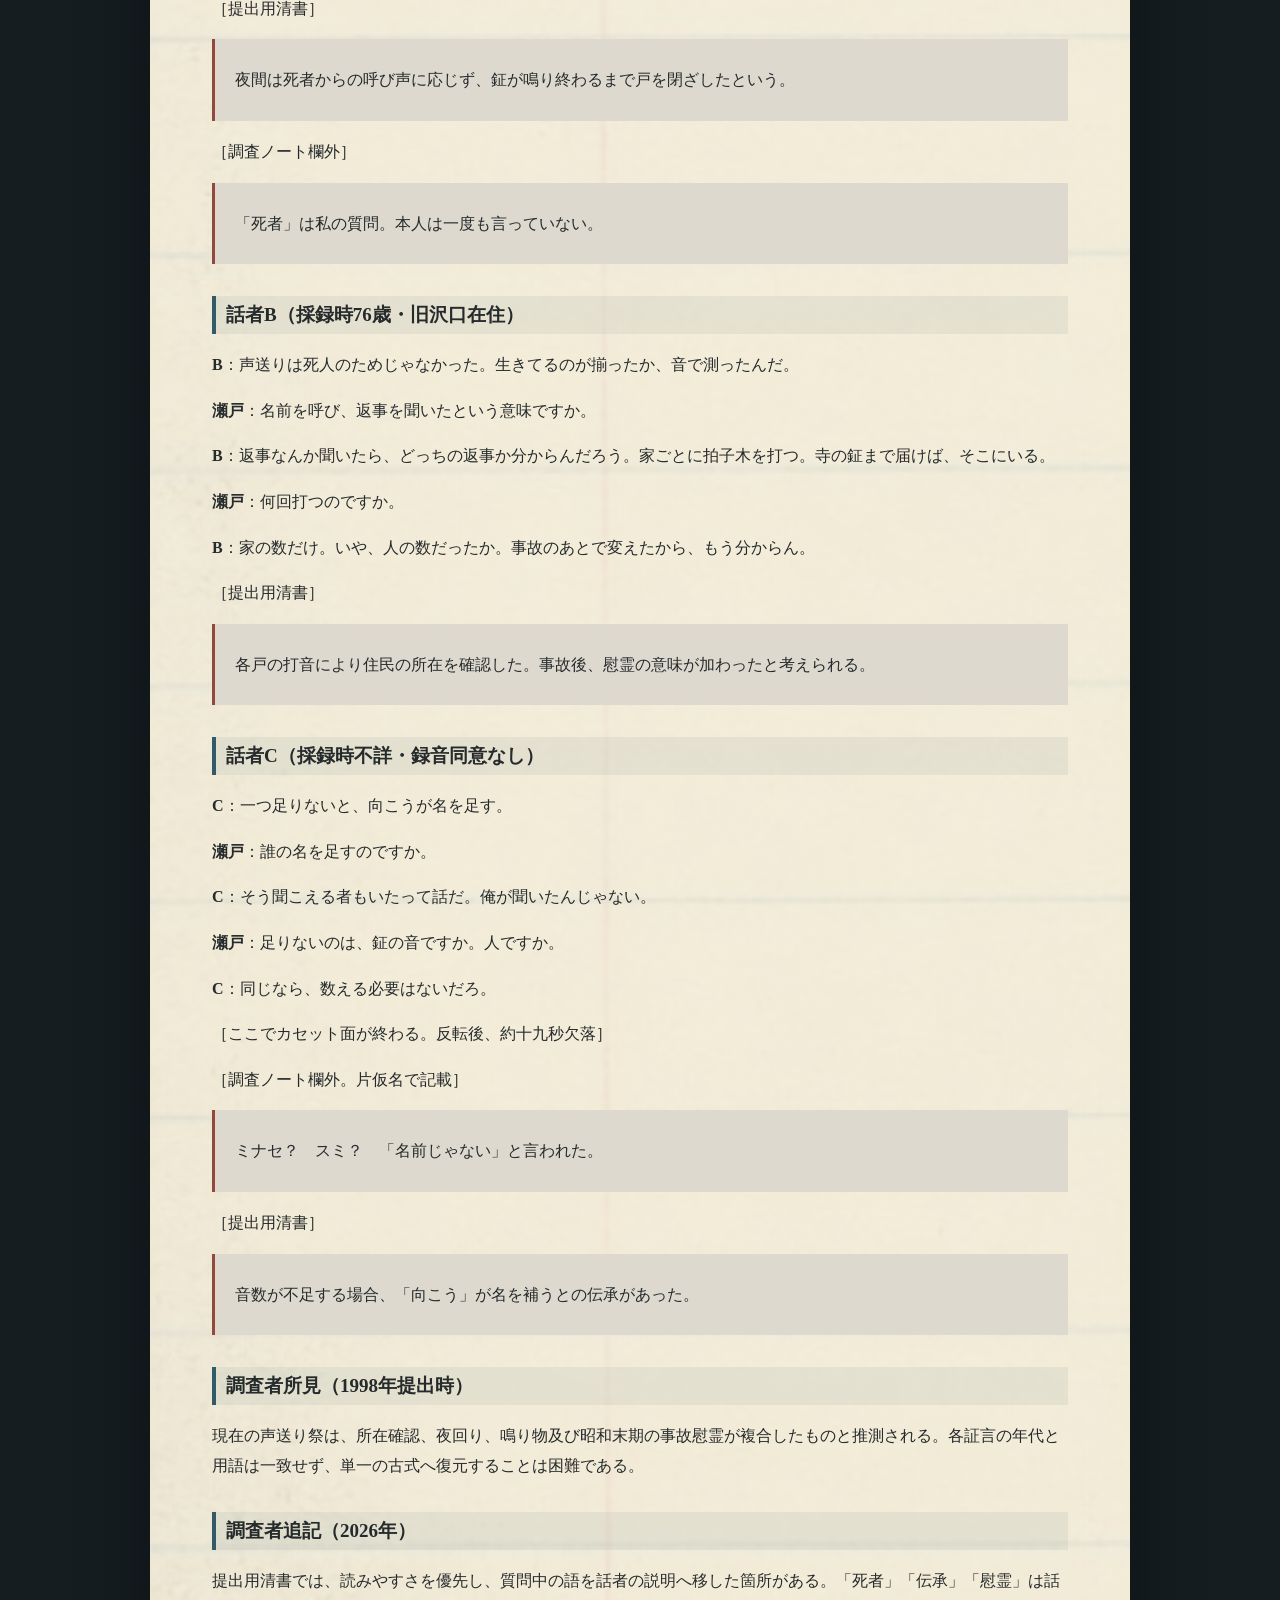
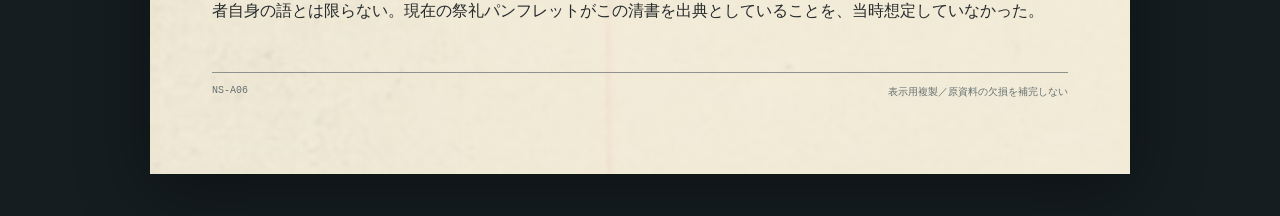
<file: artifacts/06-interview.html>
<!doctype html><html lang="ja"><head><meta charset="utf-8"><meta name="viewport" content="width=device-width,initial-scale=1"><link rel="stylesheet" href="artifact-auto.css"><link rel="stylesheet" href="materials.css"></head><body class="theme-notebook" data-artifact="06"><main class="auto-sheet"></main><script src="../meeting-data.js"></script><script src="artifact-renderer.js"></script></body></html>
</file>
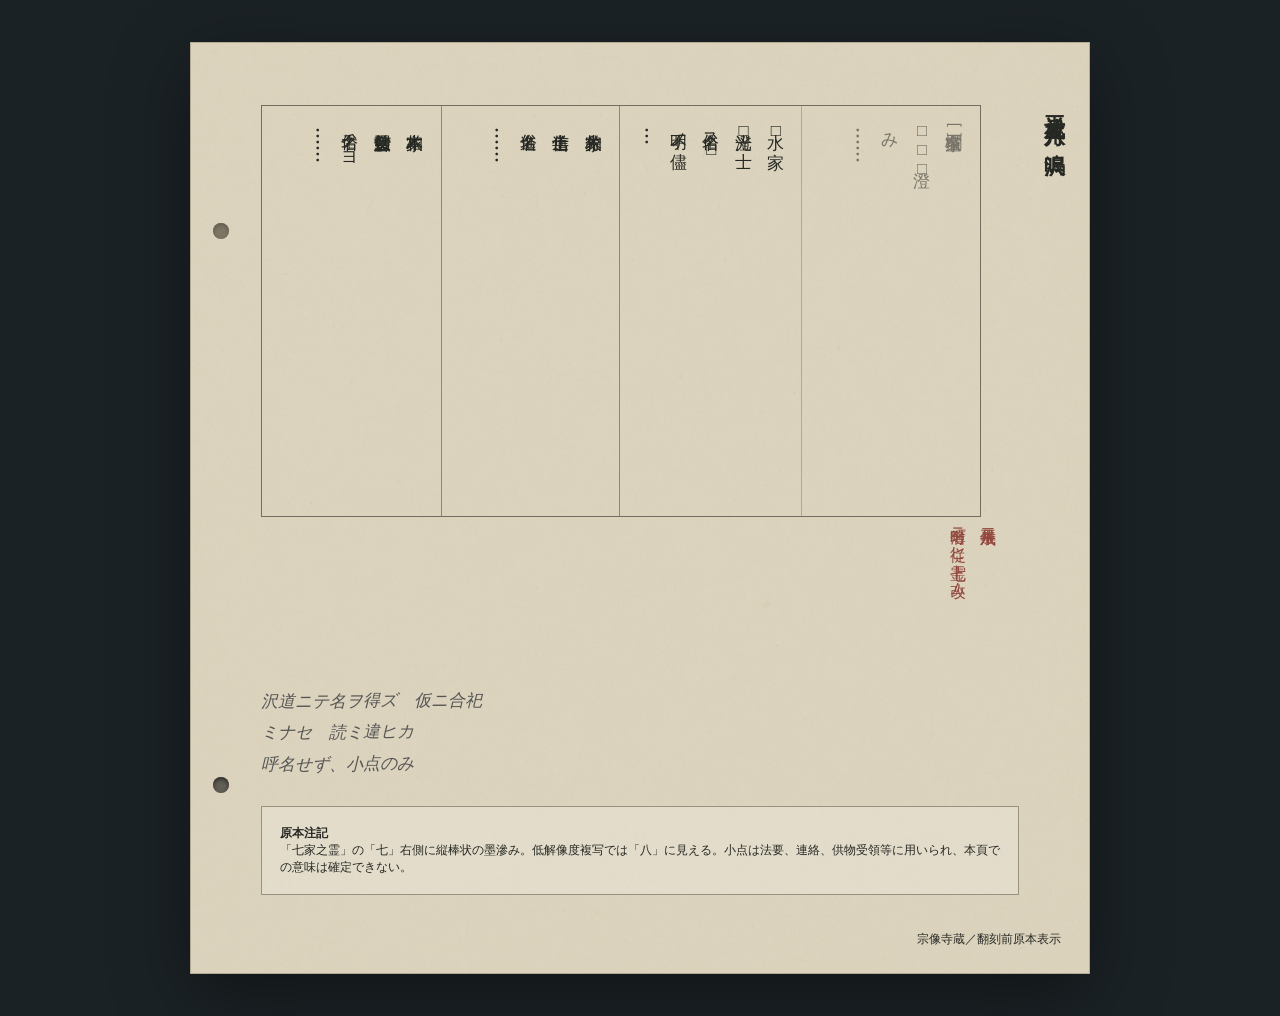
<file: artifacts/07-temple-register.html>
<!doctype html><html lang="ja"><head><meta charset="utf-8"><meta name="viewport" content="width=device-width,initial-scale=1"><title>NS-A07｜宗像寺過去帳</title><link rel="stylesheet" href="report.css"><link rel="stylesheet" href="materials.css"></head><body data-artifact="07"><main class="report ledger"><h1>平成元年八月　鳴沢</h1><div class="columns"><div class="entry">柏木本家<br>慈照妙音信女<br>俗名チヨ<br><span class="dots">・・・・・・</span></div><div class="entry">柏木分家<br>道岳信士<br>俗名進<br><span class="dots">・・・・・・</span></div><div class="entry">水□家<br>澄光□士<br>俗名ス□<br>不明ノ儘<br><span class="dots">・・・</span></div><div class="entry faint">［家名空欄］<br>□□澄□<br>み<br><span class="dots">・・・・・・</span></div></div><p class="red" style="writing-mode:vertical-rl;height:150px;margin-left:auto">平成二年八月<br>町名簿ニ従ヒ七霊ト改ム</p><p class="pencil">沢道ニテ名ヲ得ズ　仮ニ合祀<br>ミナセ　読ミ違ヒカ<br>呼名せず、小点のみ</p><section class="transcription"><b>原本注記</b><br>「七家之霊」の「七」右側に縦棒状の墨滲み。低解像度複写では「八」に見える。小点は法要、連絡、供物受領等に用いられ、本頁での意味は確定できない。</section><span class="folio">宗像寺蔵／翻刻前原本表示</span></main></body></html>
</file>
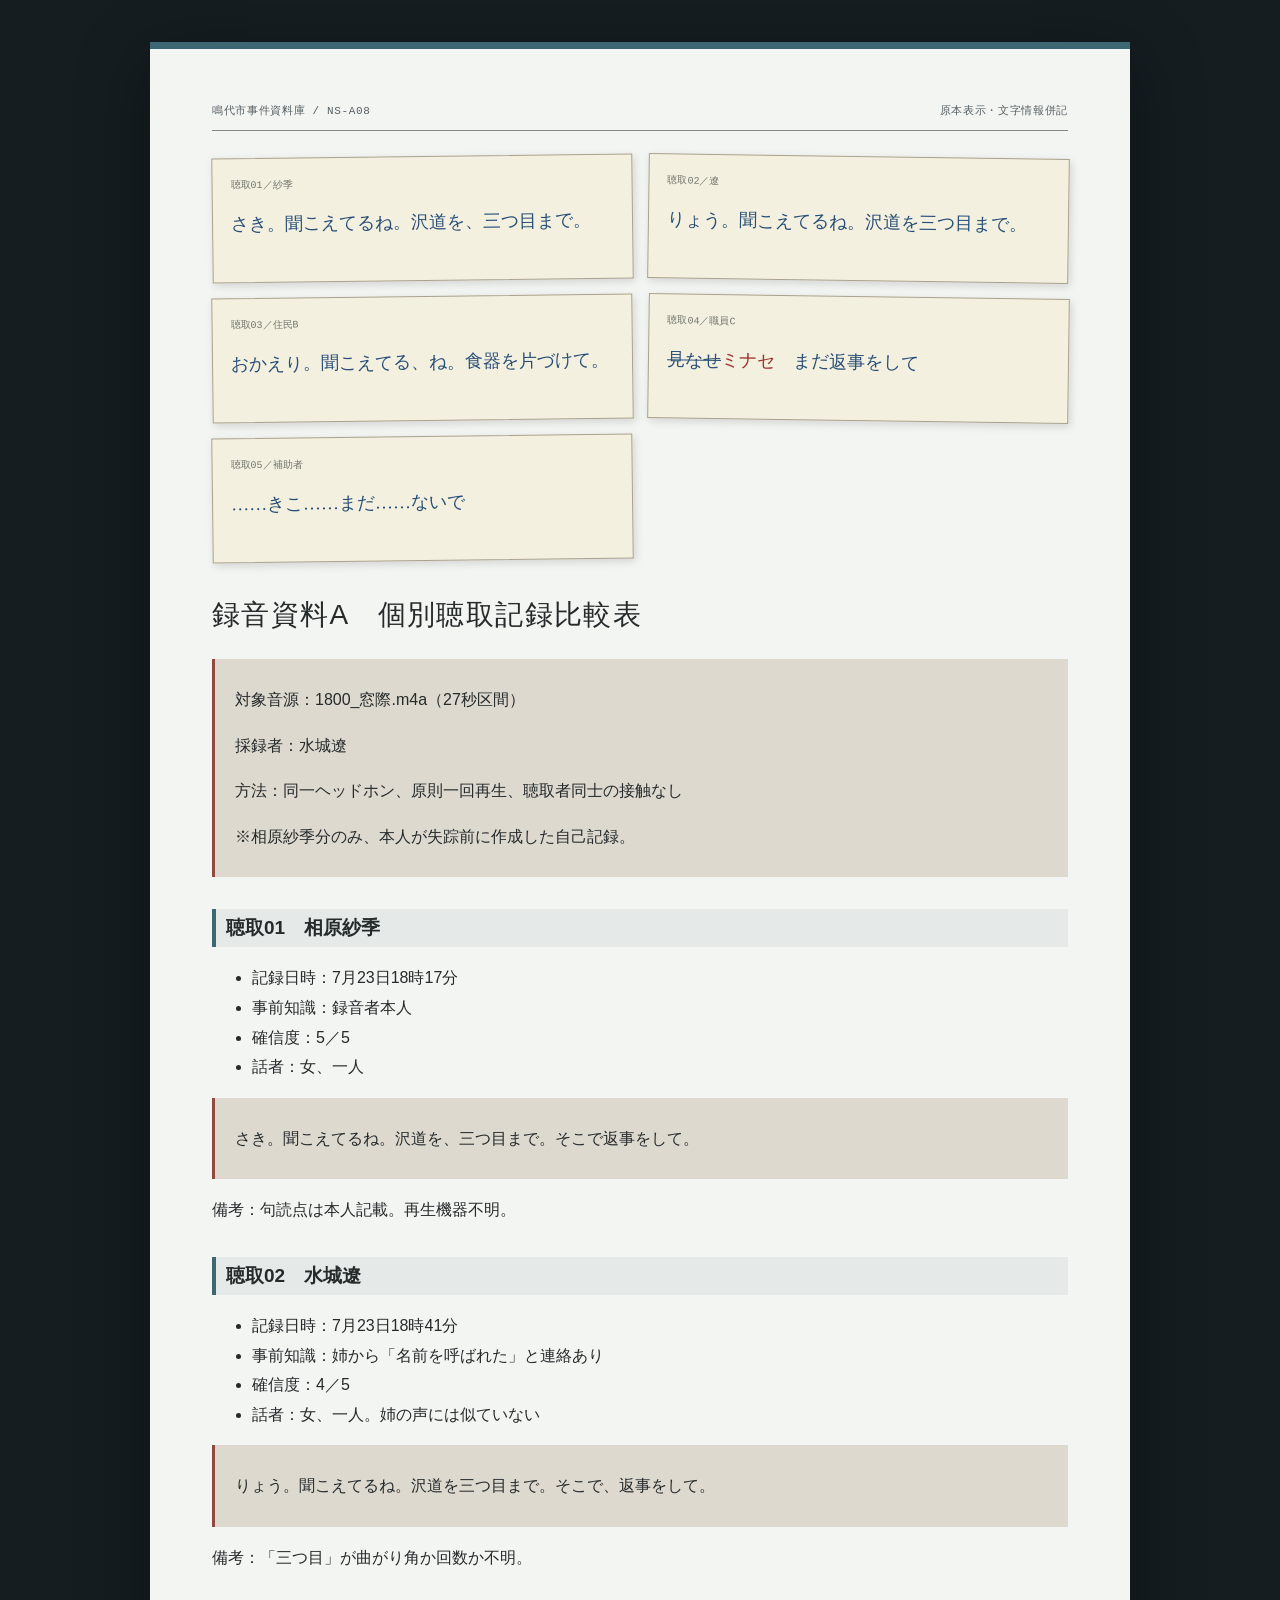
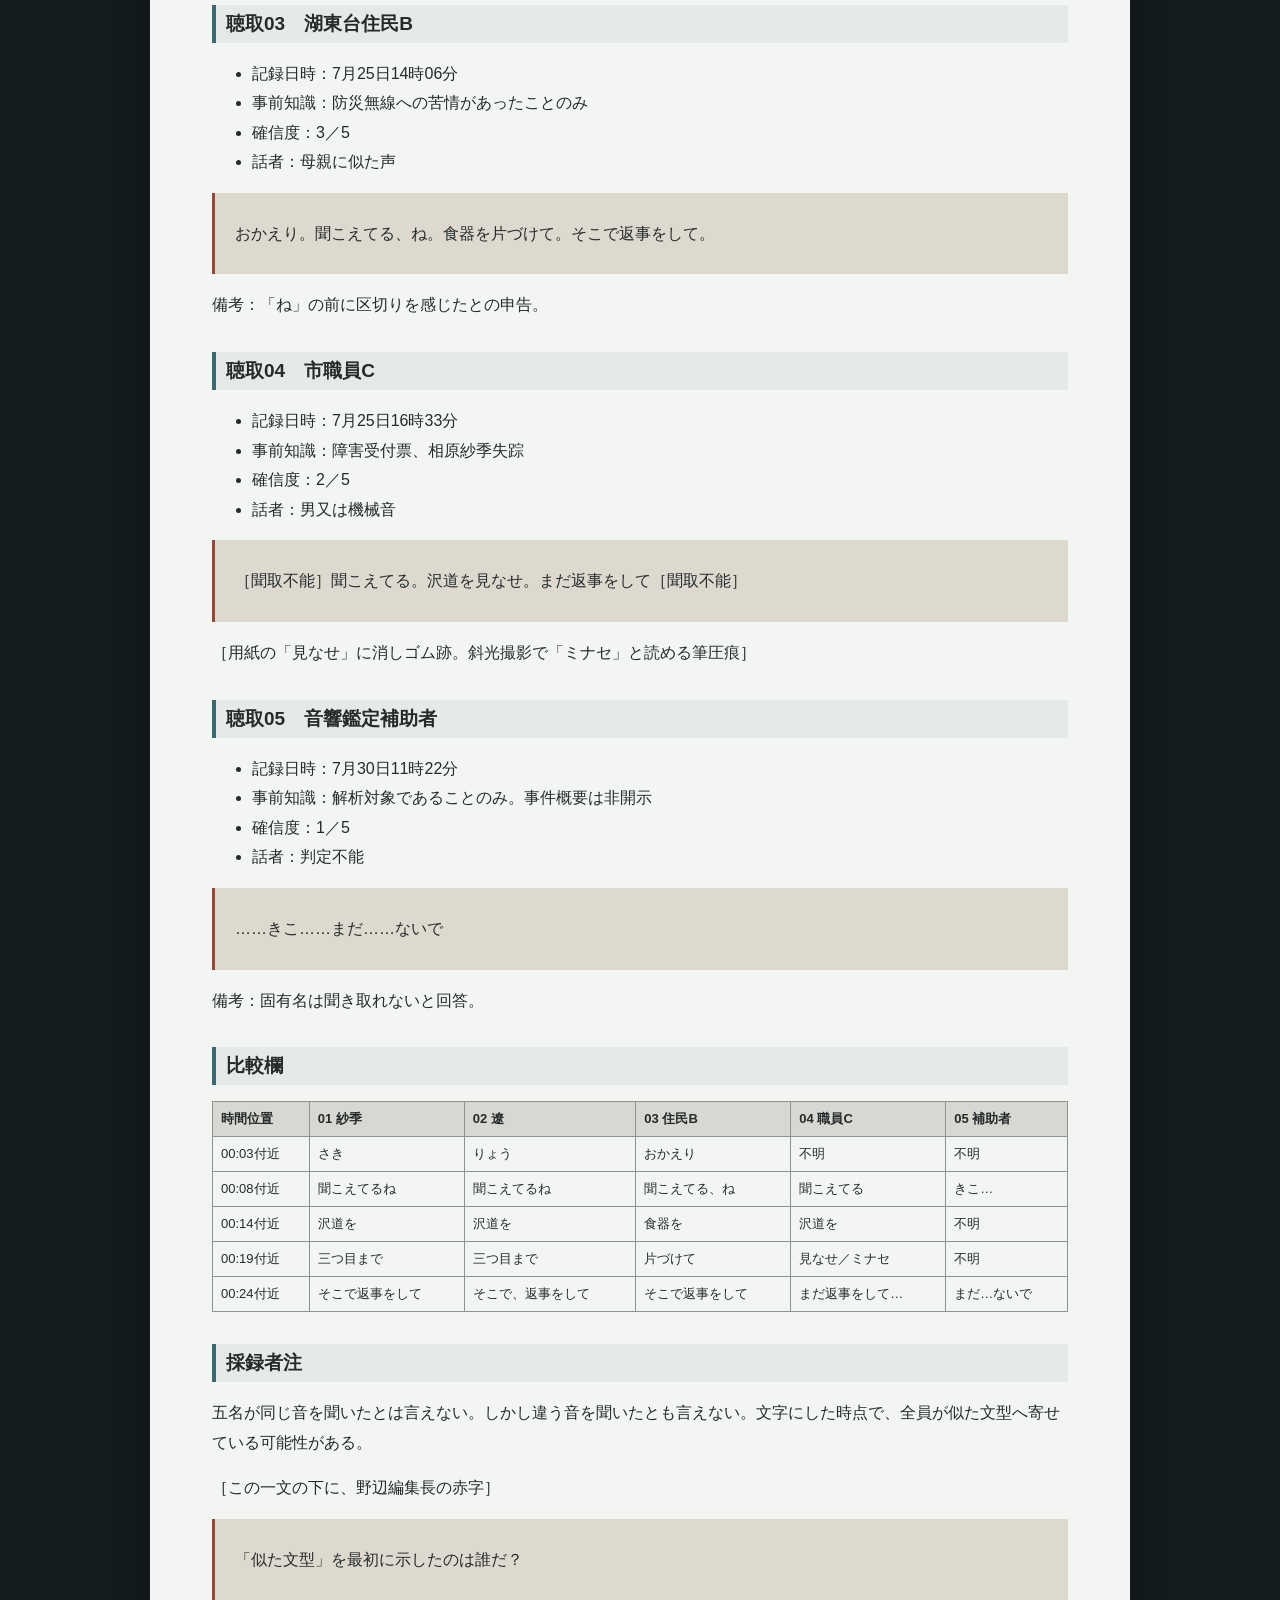
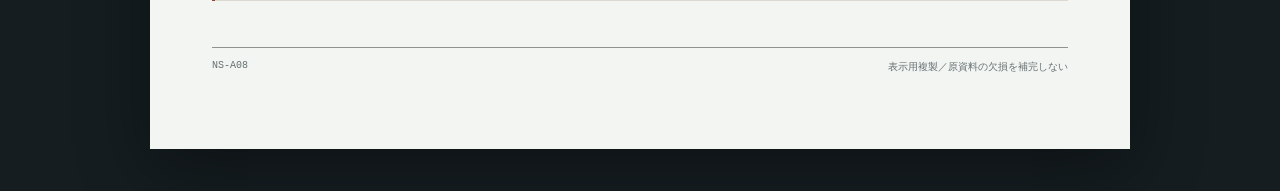
<file: artifacts/08-transcripts.html>
<!doctype html><html lang="ja"><head><meta charset="utf-8"><meta name="viewport" content="width=device-width,initial-scale=1"><link rel="stylesheet" href="artifact-auto.css"><link rel="stylesheet" href="materials.css"></head><body class="theme-system" data-artifact="08"><main class="auto-sheet"></main><script src="../meeting-data.js"></script><script src="artifact-renderer.js"></script></body></html>
</file>
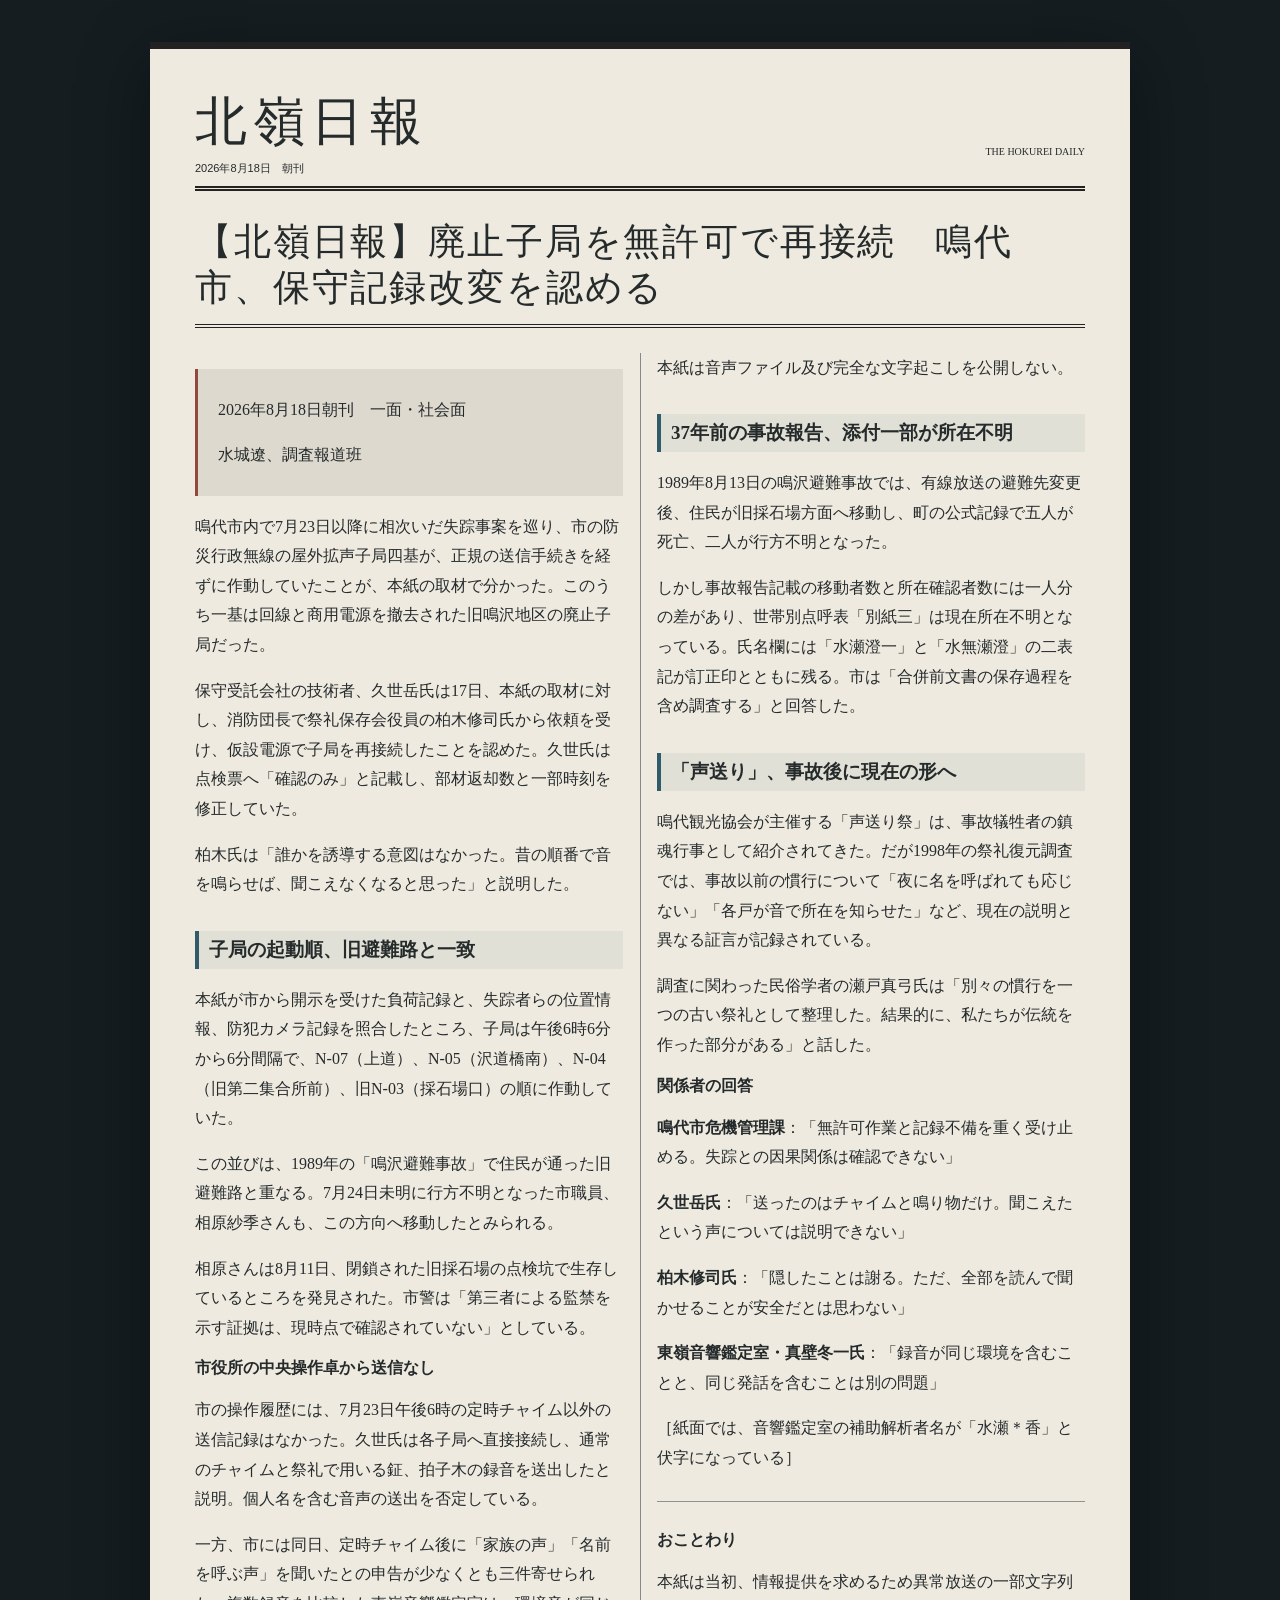
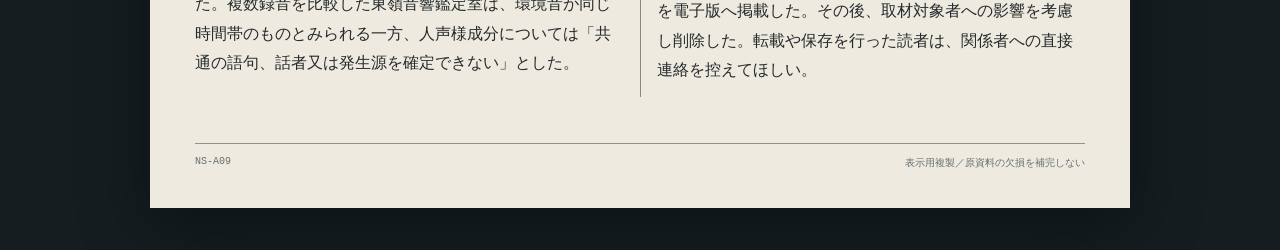
<file: artifacts/09-newspaper.html>
<!doctype html><html lang="ja"><head><meta charset="utf-8"><meta name="viewport" content="width=device-width,initial-scale=1"><link rel="stylesheet" href="artifact-auto.css"><link rel="stylesheet" href="materials.css"></head><body class="theme-newspaper" data-artifact="09"><main class="auto-sheet"></main><script src="../meeting-data.js"></script><script src="artifact-renderer.js"></script></body></html>
</file>
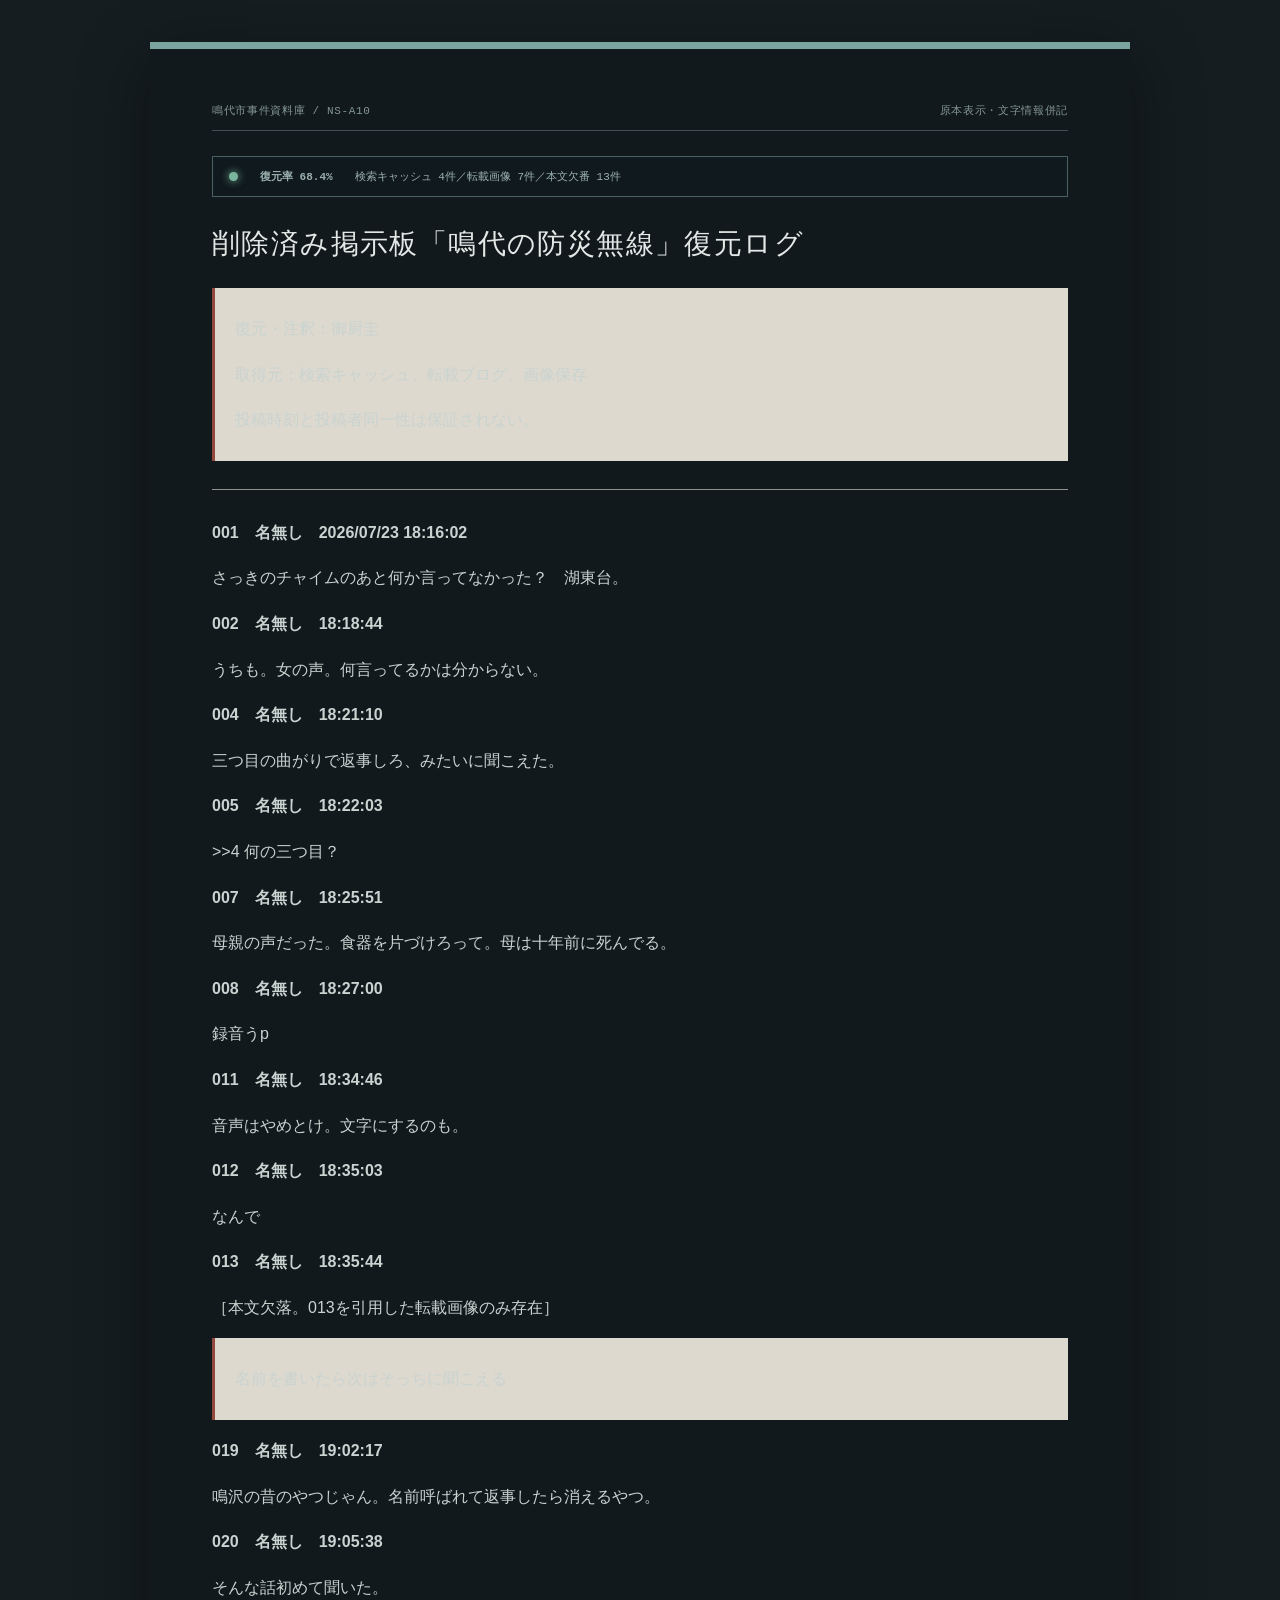
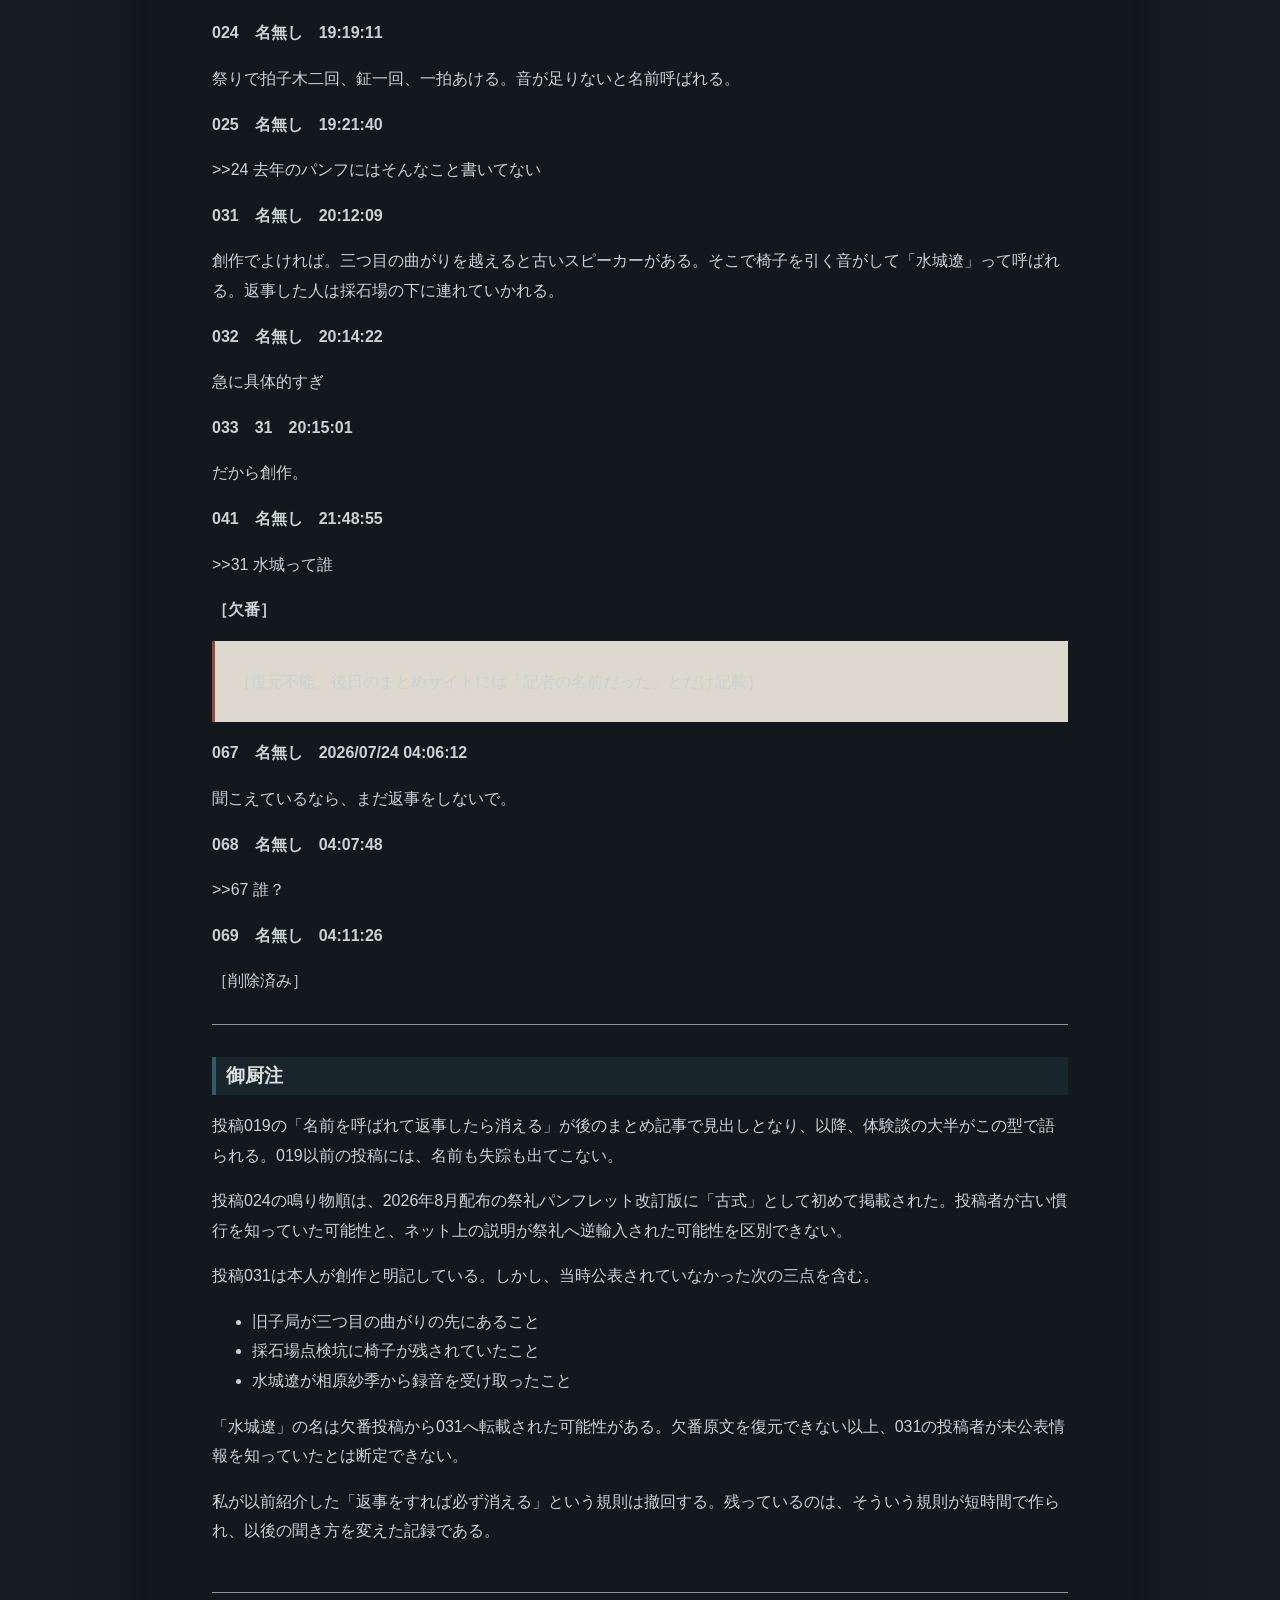
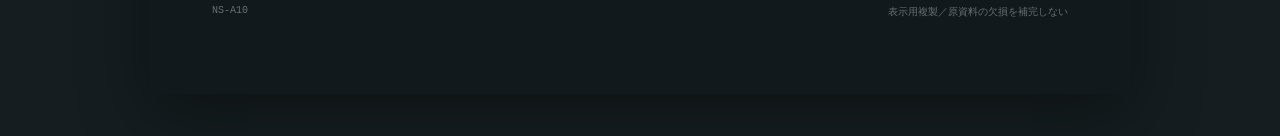
<file: artifacts/10-forum.html>
<!doctype html><html lang="ja"><head><meta charset="utf-8"><meta name="viewport" content="width=device-width,initial-scale=1"><link rel="stylesheet" href="artifact-auto.css"><link rel="stylesheet" href="materials.css"></head><body class="theme-forum" data-artifact="10"><main class="auto-sheet"></main><script src="../meeting-data.js"></script><script src="artifact-renderer.js"></script></body></html>
</file>
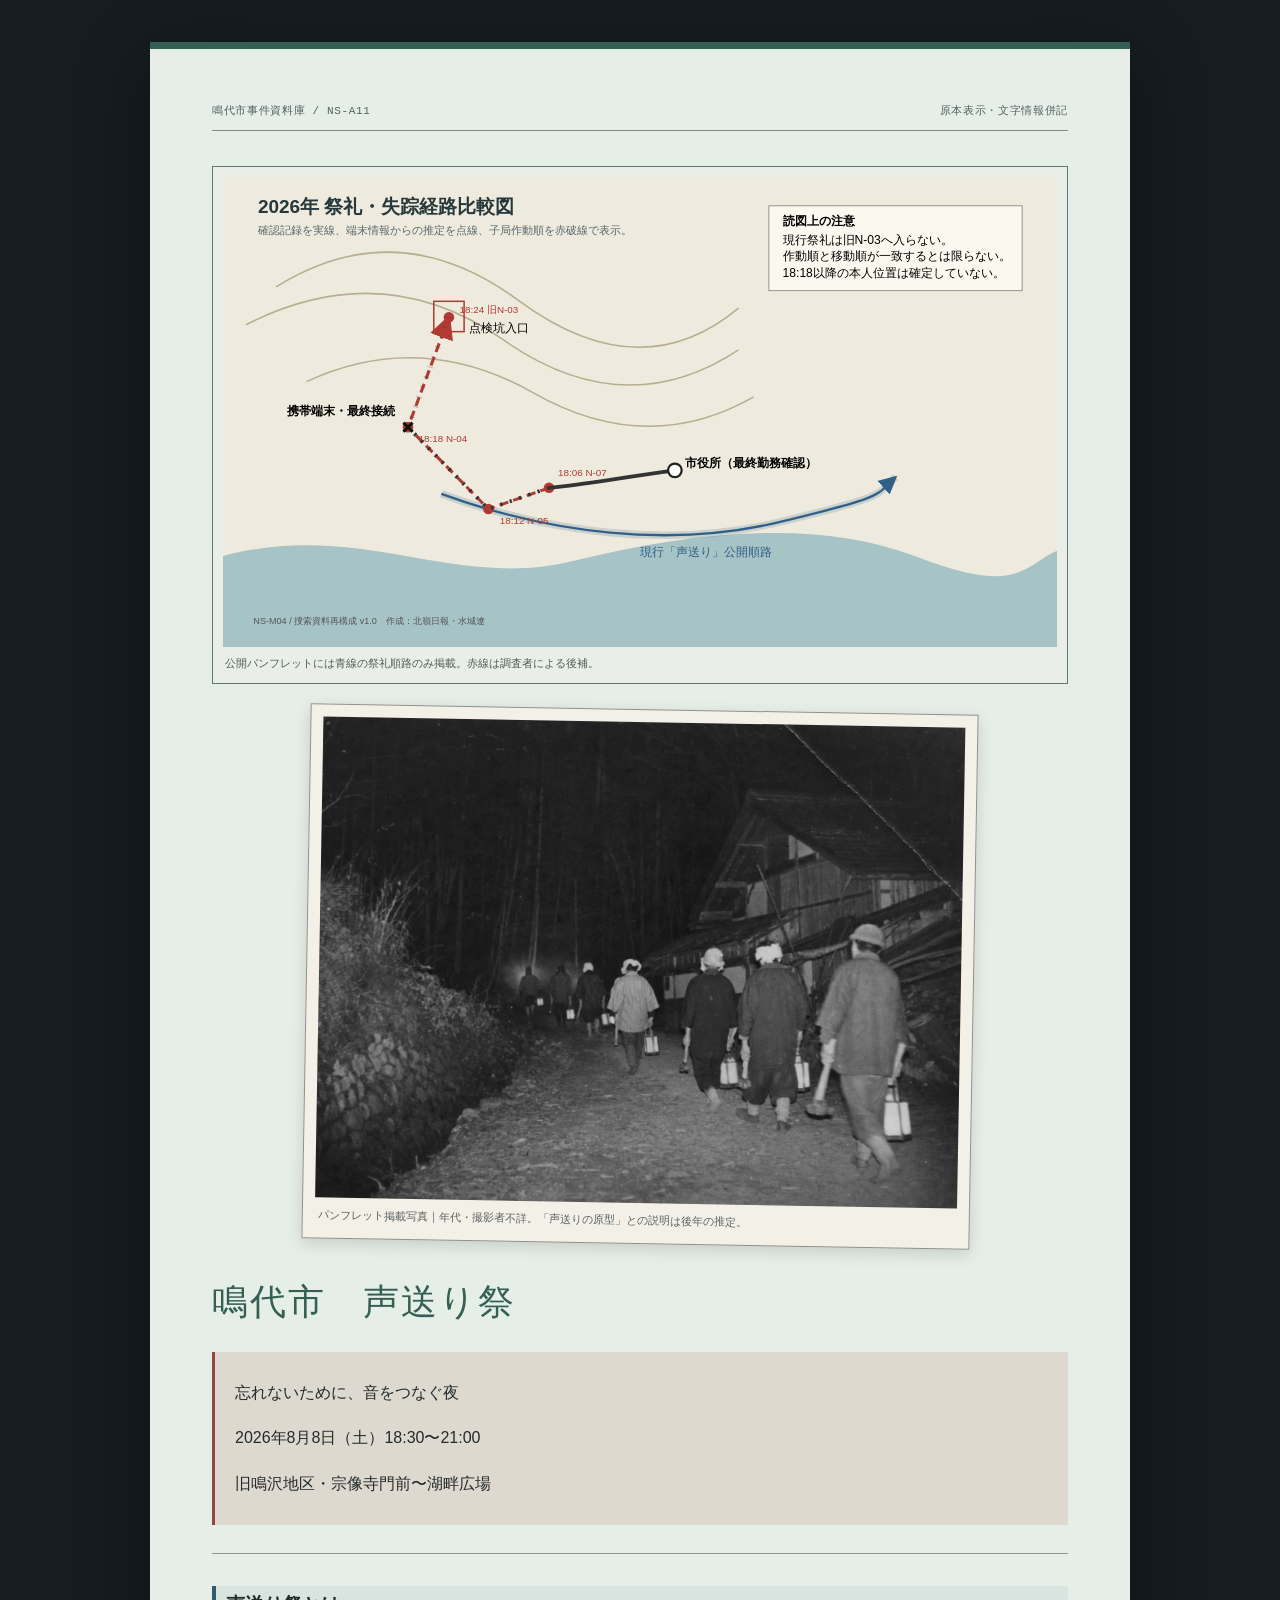
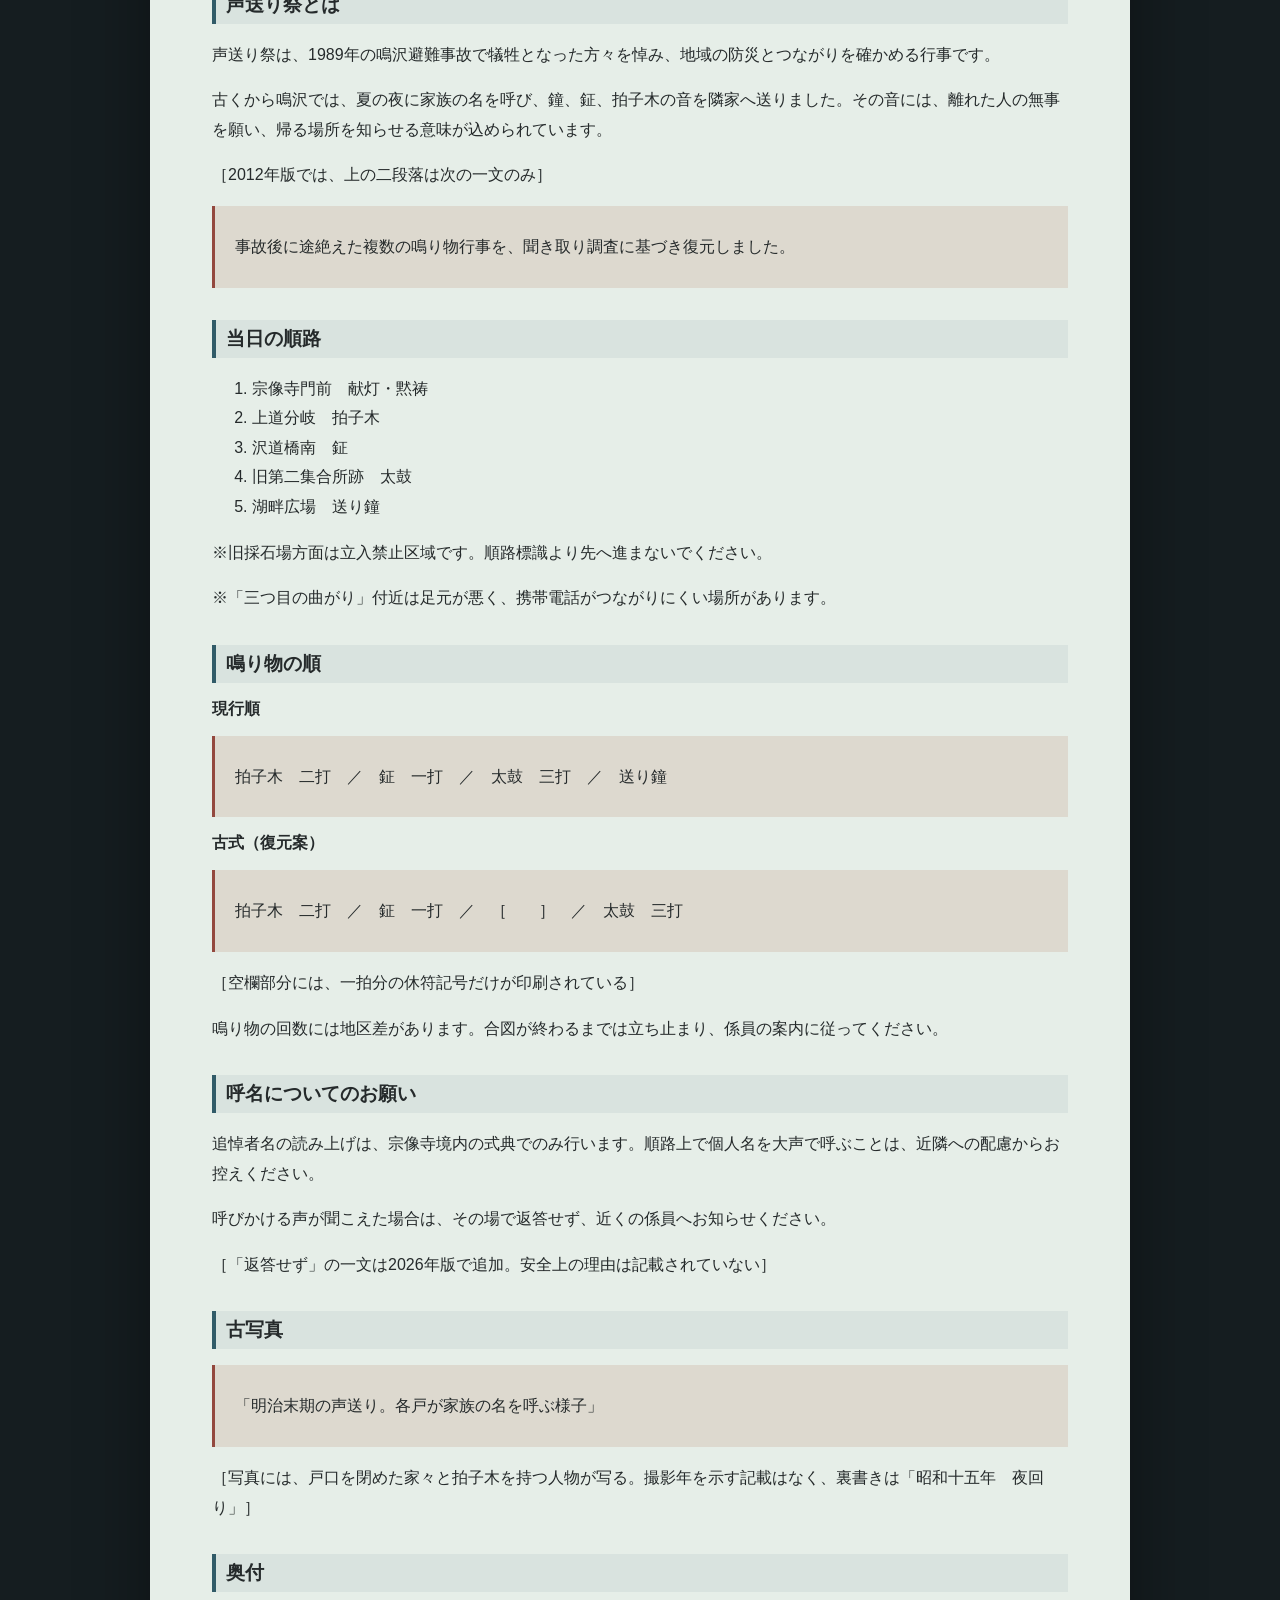
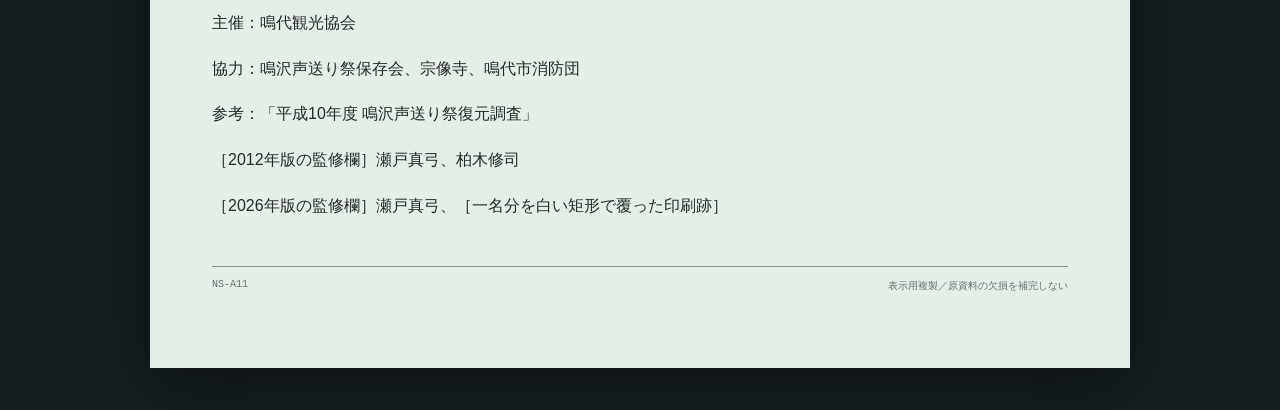
<file: artifacts/11-brochure.html>
<!doctype html><html lang="ja"><head><meta charset="utf-8"><meta name="viewport" content="width=device-width,initial-scale=1"><link rel="stylesheet" href="artifact-auto.css"><link rel="stylesheet" href="materials.css"></head><body class="theme-brochure" data-artifact="11"><main class="auto-sheet"></main><script src="../meeting-data.js"></script><script src="artifact-renderer.js"></script></body></html>
</file>
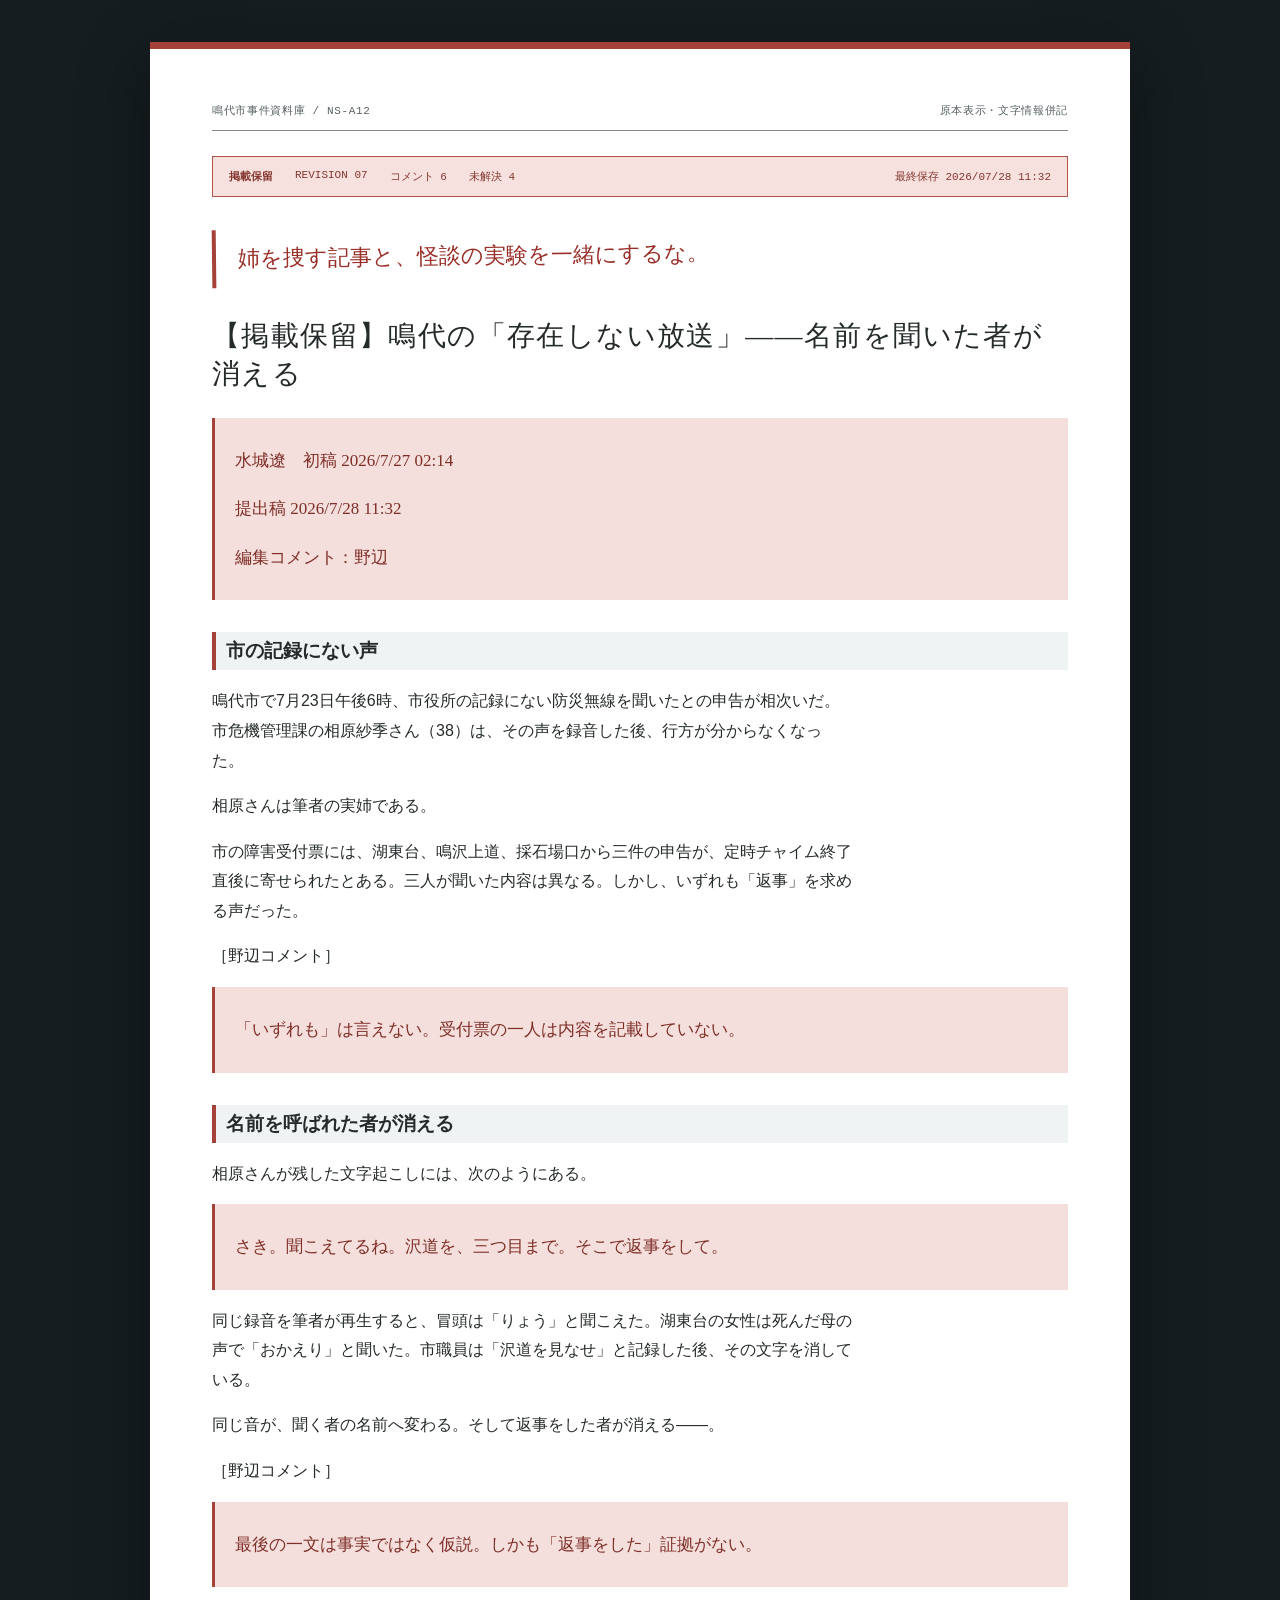
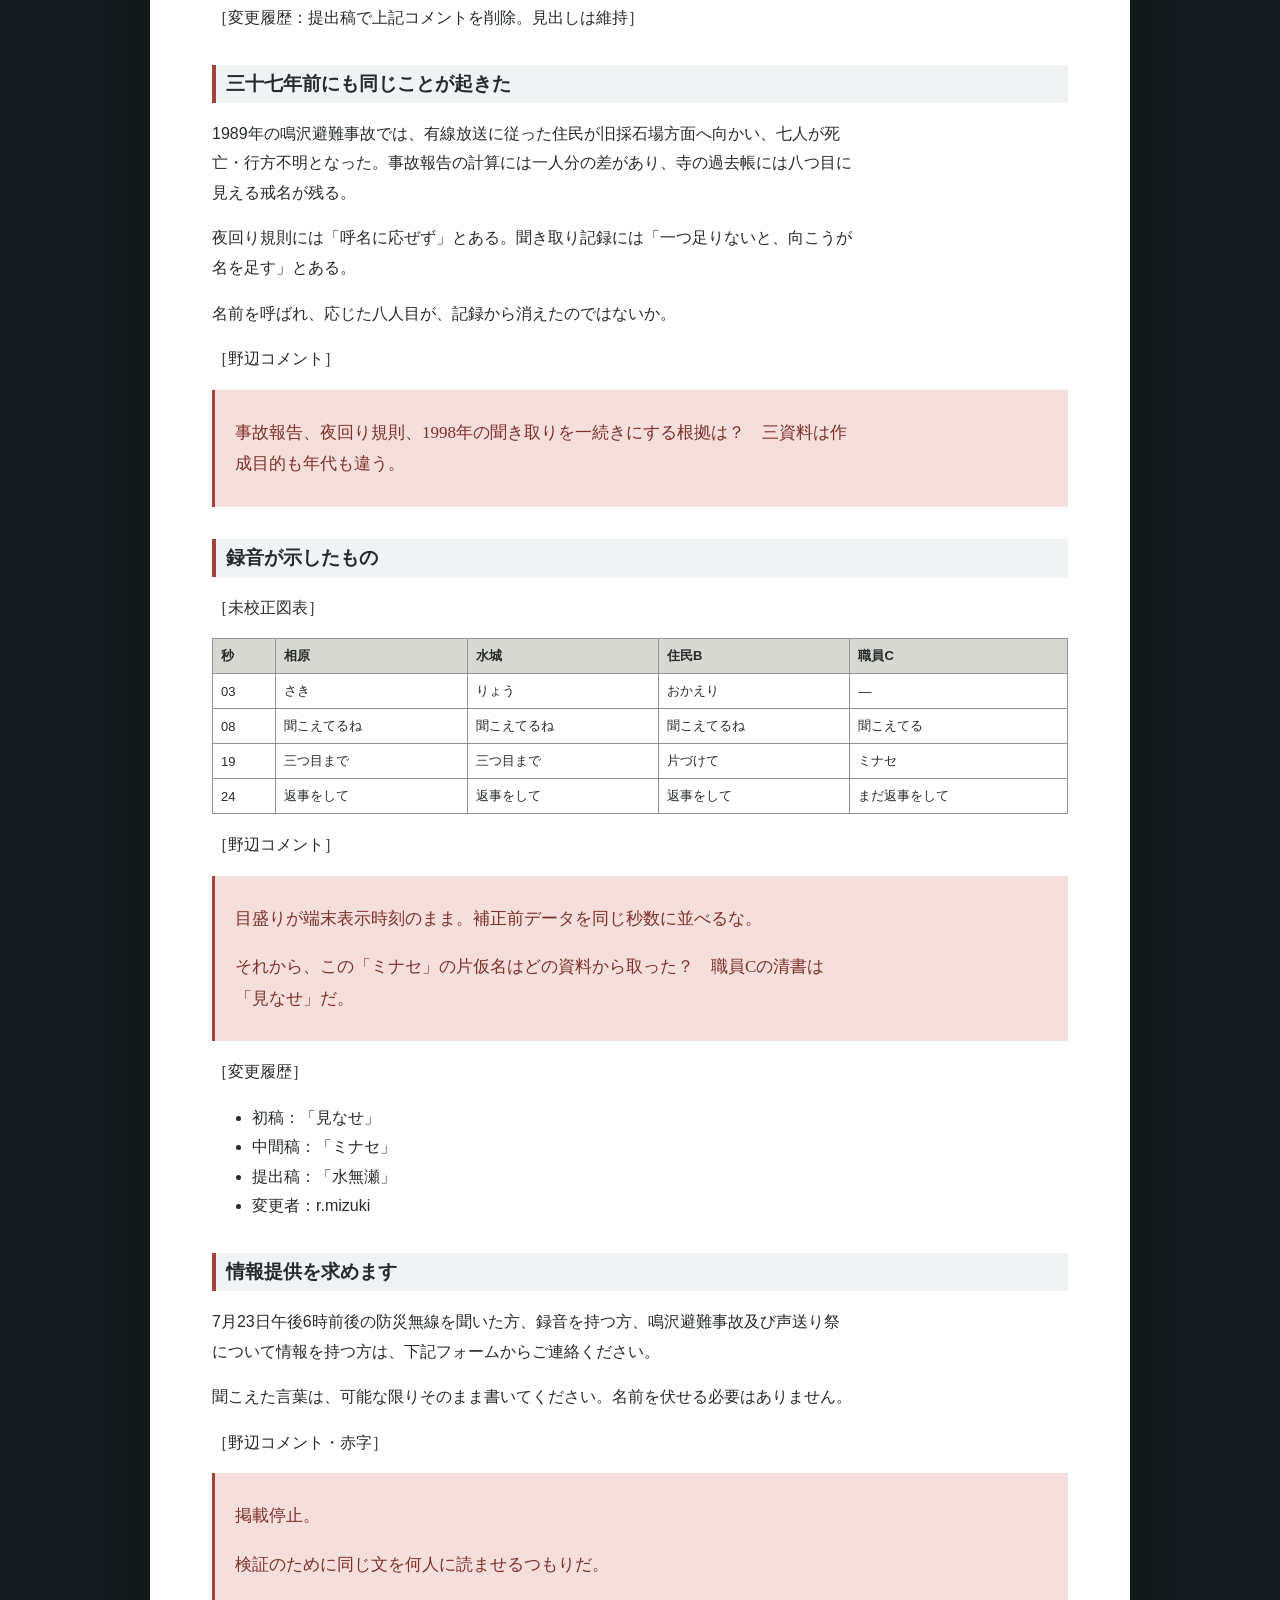
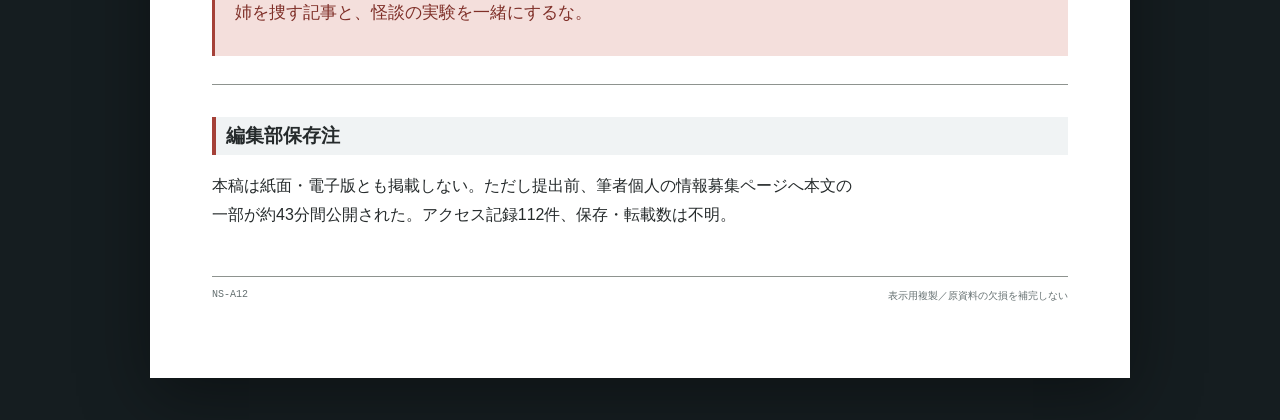
<file: artifacts/12-unpublished-draft.html>
<!doctype html><html lang="ja"><head><meta charset="utf-8"><meta name="viewport" content="width=device-width,initial-scale=1"><link rel="stylesheet" href="artifact-auto.css"><link rel="stylesheet" href="materials.css"></head><body class="theme-draft" data-artifact="12"><main class="auto-sheet"></main><script src="../meeting-data.js"></script><script src="artifact-renderer.js"></script></body></html>
</file>
<file: styles.css>
:root{--bg:#0b1013;--panel:#12191d;--panel2:#172126;--line:#26343b;--text:#e8ece9;--muted:#8b9aa0;--red:#db4b43;--amber:#d7a74c;--cyan:#67b9b3;--serif:"Yu Mincho","Hiragino Mincho ProN",serif;--sans:"Avenir Next","Hiragino Kaku Gothic ProN",sans-serif}*{box-sizing:border-box}html{scroll-behavior:smooth}body{margin:0;background:var(--bg);color:var(--text);font-family:var(--sans);font-size:15px;line-height:1.75}.noise{position:fixed;inset:0;pointer-events:none;opacity:.035;z-index:20;background-image:url("data:image/svg+xml,%3Csvg viewBox='0 0 180 180' xmlns='http://www.w3.org/2000/svg'%3E%3Cfilter id='n'%3E%3CfeTurbulence type='fractalNoise' baseFrequency='.9' numOctaves='3' stitchTiles='stitch'/%3E%3C/filter%3E%3Crect width='100%25' height='100%25' filter='url(%23n)' opacity='.7'/%3E%3C/svg%3E")}.topbar{height:68px;position:fixed;inset:0 0 auto;z-index:15;display:flex;align-items:center;gap:24px;padding:0 28px;background:rgba(11,16,19,.94);border-bottom:1px solid var(--line);backdrop-filter:blur(16px)}.brand{display:flex;align-items:baseline;gap:10px;min-width:242px;font-family:var(--serif);font-size:19px;letter-spacing:.12em}.brand small{font-family:var(--sans);font-size:10px;color:var(--muted);letter-spacing:.18em}.signal{width:7px;height:7px;border-radius:50%;background:var(--red);box-shadow:0 0 0 5px rgba(219,75,67,.12),0 0 18px var(--red)}.search{height:38px;max-width:600px;flex:1;display:flex;align-items:center;gap:10px;padding:0 12px;border:1px solid var(--line);background:#0e1518}.search input{width:100%;border:0;outline:0;background:transparent;color:var(--text);font:inherit}.search kbd{white-space:nowrap;color:#65747a;border:1px solid #344249;padding:0 6px;font-size:10px}.status{font:10px/1 var(--sans);letter-spacing:.14em;color:var(--muted)}.status span{display:inline-block;width:6px;height:6px;margin-right:8px;border-radius:50%;background:var(--cyan)}.menu{display:none;background:none;border:0;color:var(--text);font-size:20px}.sidebar{position:fixed;z-index:14;top:68px;bottom:0;left:0;width:244px;padding:28px 18px;border-right:1px solid var(--line);background:#0d1316}.case-number{margin:0 10px 24px;color:#536168;font-size:9px;letter-spacing:.16em}.sidebar nav{display:grid;gap:4px}.sidebar nav button{display:flex;gap:18px;width:100%;padding:11px 12px;border:0;border-left:2px solid transparent;background:transparent;color:var(--muted);font:13px var(--sans);text-align:left;cursor:pointer;transition:.2s}.sidebar nav button span{font:10px monospace;color:#536168}.sidebar nav button:hover{color:var(--text);background:#121a1e}.sidebar nav button.active{color:var(--text);background:#151e22;border-left-color:var(--red)}.sidebar-foot{position:absolute;bottom:24px;display:flex;gap:8px;padding:0 10px}.legend,.tag{display:inline-block;padding:2px 7px;border:1px solid;font-size:9px;letter-spacing:.1em}.fixed{color:var(--cyan);border-color:rgba(103,185,179,.45);background:rgba(103,185,179,.08)}.theory{color:var(--amber);border-color:rgba(215,167,76,.45);background:rgba(215,167,76,.08)}.open{color:#d6847e;border-color:rgba(219,75,67,.45);background:rgba(219,75,67,.08)}main{margin-left:244px;padding:68px 0 80px;min-height:100vh}.view{display:none;max-width:1240px;margin:auto;padding:54px 54px 0}.view.active{display:block;animation:appear .32s ease}@keyframes appear{from{opacity:0;transform:translateY(5px)}}.hero{padding:52px 0 45px;border-bottom:1px solid var(--line)}.eyebrow,.section-head>p{margin:0 0 12px;color:var(--red);font:10px var(--sans);letter-spacing:.22em}.hero h1{margin:0;font:clamp(36px,5vw,68px)/1.25 var(--serif);font-weight:500;letter-spacing:.03em}.hero h1 em{color:#b9c3c1;font-style:normal}.lead{max-width:780px;margin:26px 0;color:#aab5b5;font-size:16px}.hero-meta{display:flex;flex-wrap:wrap;gap:9px}.hero-meta span{padding:3px 10px;background:#121a1e;border:1px solid var(--line);color:var(--muted);font-size:11px}.core-rule{display:grid;grid-template-columns:130px 1fr;align-items:center;gap:20px;margin:28px 0;padding:20px 24px;border-left:3px solid var(--red);background:linear-gradient(90deg,rgba(219,75,67,.12),rgba(219,75,67,.015))}.core-rule span{color:var(--red);font-size:10px;letter-spacing:.14em}.core-rule strong{font-family:var(--serif);font-size:18px;font-weight:500}.stats{display:grid;grid-template-columns:repeat(4,1fr);gap:1px;margin:28px 0;background:var(--line);border:1px solid var(--line)}.stats article{padding:20px;background:var(--panel)}.stats b{display:block;font:25px monospace;color:#dbe2df}.stats span{font-size:10px;color:var(--muted);letter-spacing:.08em}.grid{display:grid;gap:16px}.grid.two{grid-template-columns:repeat(2,1fr)}.grid.three{grid-template-columns:repeat(3,1fr)}.panel{padding:24px;background:var(--panel);border:1px solid var(--line)}.panel header{display:flex;align-items:center;gap:12px}.panel h2{margin:0 0 10px;font:18px var(--serif);font-weight:500}.panel header h2{margin:0}.panel p{margin:12px 0 0;color:#a6b1b1}.section-head{display:flex;align-items:end;gap:16px;padding:12px 0 28px;border-bottom:1px solid var(--line);margin-bottom:28px}.section-head>p{position:absolute;transform:translateY(-42px)}.section-head h1{margin:0;font:34px var(--serif);font-weight:500}.section-head h1 small{font:11px var(--sans);color:var(--muted)}.section-head>span:last-child{margin-left:auto;color:var(--muted);font-size:11px}.map{height:370px;position:relative;overflow:hidden;margin-bottom:18px;border:1px solid var(--line);background:radial-gradient(ellipse at 30% 40%,#263139 0 1px,transparent 2px),linear-gradient(145deg,#172126,#0f171a)}.map:after{content:"";position:absolute;inset:0;background-image:linear-gradient(rgba(255,255,255,.025) 1px,transparent 1px),linear-gradient(90deg,rgba(255,255,255,.025) 1px,transparent 1px);background-size:30px 30px}.contour{position:absolute;border:1px solid #2d3b40;border-radius:50%;transform:rotate(-12deg)}.c1{width:700px;height:250px;left:-80px;top:20px}.c2{width:550px;height:180px;right:-100px;bottom:-30px}.place{position:absolute;z-index:2;display:grid;padding:10px 12px 10px 28px;border:1px solid var(--line);background:rgba(11,16,19,.88);color:var(--text);text-align:left;cursor:pointer}.place i{position:absolute;left:12px;top:17px;width:7px;height:7px;border-radius:50%;background:var(--red);box-shadow:0 0 12px var(--red)}.place small{color:var(--muted)}.place.old{left:16%;top:17%}.place.center{left:44%;top:50%}.place.lake{right:10%;bottom:17%}.place:hover,.place.selected{border-color:var(--red)}.water{position:absolute;right:8%;top:15%;color:rgba(103,185,179,.4);font:28px var(--serif);transform:rotate(-10deg)}.route{position:absolute;left:25%;bottom:17%;color:#89969a;font:10px monospace;transform:rotate(18deg)}.table>div{display:grid;grid-template-columns:120px 1fr;padding:10px 0;border-bottom:1px solid var(--line)}.table>div:last-child{border:0}.table b{font-size:12px}.table span{color:var(--muted)}.people-layout{display:grid;grid-template-columns:310px 1fr;gap:18px}.people-list{display:grid;gap:6px}.person-button{display:grid;grid-template-columns:40px 1fr;align-items:center;padding:12px;border:1px solid var(--line);background:var(--panel);color:var(--text);text-align:left;cursor:pointer}.person-button b:first-child{font:17px monospace;color:#56666c}.person-button small{display:block;color:var(--muted)}.person-button:hover,.person-button.active{border-color:var(--red);background:var(--panel2)}.dossier{min-height:480px;padding:34px;border:1px solid var(--line);background:linear-gradient(135deg,#172126,#10171a)}.dossier .number{font:10px monospace;color:var(--red);letter-spacing:.12em}.dossier h2{margin:8px 0 0;font:34px var(--serif);font-weight:500}.dossier .role{color:var(--muted)}.dossier-grid{display:grid;grid-template-columns:1fr 1fr;gap:20px;margin-top:28px}.dossier-grid div{padding-top:12px;border-top:1px solid var(--line)}.dossier-grid b{display:block;margin-bottom:6px;color:var(--cyan);font-size:10px;letter-spacing:.1em}.timeline{position:relative}.timeline:before{content:"";position:absolute;left:96px;top:0;bottom:0;width:1px;background:var(--line)}.timeline article{display:grid;grid-template-columns:96px 1fr;gap:30px;position:relative;padding:0 0 32px}.timeline article:before{content:"";position:absolute;left:92px;top:9px;width:9px;height:9px;border-radius:50%;background:var(--bg);border:1px solid var(--red)}.timeline time{font:11px monospace;color:var(--red)}.timeline h2{margin:0;font:19px var(--serif);font-weight:500}.timeline p{margin:7px 0;color:var(--muted)}.filters,.theory-tabs{display:flex;flex-wrap:wrap;gap:7px;margin-bottom:20px}.filters button,.theory-tabs button{padding:7px 12px;border:1px solid var(--line);background:transparent;color:var(--muted);cursor:pointer}.filters button.active,.theory-tabs button.active{color:var(--text);border-color:var(--red);background:rgba(219,75,67,.08)}.evidence-grid{display:grid;grid-template-columns:repeat(3,1fr);gap:14px}.evidence-card{padding:20px;border:1px solid var(--line);background:var(--panel)}.evidence-card .type{font:9px monospace;color:var(--red);letter-spacing:.12em}.evidence-card h2{margin:8px 0 14px;font:18px var(--serif);font-weight:500}.axis{margin-top:10px;padding-top:10px;border-top:1px solid var(--line)}.axis b{font-size:10px;color:var(--cyan)}.axis.doubt b{color:var(--amber)}.axis p{margin:3px 0;color:var(--muted);font-size:12px}.theory-detail{min-height:180px;padding:28px;margin-bottom:24px;border:1px solid var(--line);background:var(--panel)}.theory-detail h2{margin:0;font:26px var(--serif);font-weight:500}.theory-detail p{max-width:760px;color:#aab4b4}.matrix-wrap{overflow:auto;border:1px solid var(--line)}table{width:100%;border-collapse:collapse;min-width:700px}th,td{padding:13px;border-bottom:1px solid var(--line);border-right:1px solid var(--line);text-align:left;vertical-align:top}th{background:#12191d;color:var(--muted);font-size:10px;letter-spacing:.08em}td{font-size:12px;color:#aeb7b7}td:first-child{color:var(--text)}.progress{height:3px;margin:-15px 0 24px;background:var(--line)}.progress i{display:block;height:100%;background:var(--red)}.chapter-list{display:grid;gap:8px}.chapter{border:1px solid var(--line);background:var(--panel)}.chapter button{display:grid;grid-template-columns:82px 1fr 90px;align-items:center;width:100%;padding:17px;border:0;background:transparent;color:var(--text);text-align:left;cursor:pointer}.chapter button span{font:10px monospace;color:var(--red)}.chapter button b{font:18px var(--serif);font-weight:500}.chapter button small{text-align:right;color:var(--muted)}.chapter-detail{display:none;padding:0 17px 18px 99px;color:var(--muted);border-top:1px solid var(--line)}.chapter.open .chapter-detail{display:block}.chapter.open button{background:var(--panel2)}.sound-grid{display:grid;grid-template-columns:repeat(3,1fr);gap:14px}.sound-card{min-height:180px;padding:22px;border:1px solid var(--line);background:var(--panel)}.sound-card i{display:block;width:30px;height:15px;margin-bottom:18px;border-top:2px solid var(--red);border-bottom:1px solid #49575b;transform:skew(-30deg)}.sound-card h2{margin:0;font:18px var(--serif);font-weight:500}.sound-card p{color:var(--muted)}.rules-layout{display:grid;grid-template-columns:1.3fr .7fr;gap:18px}.checklist{display:grid}.check{display:flex;gap:10px;padding:9px 0;border-bottom:1px solid var(--line);cursor:pointer}.check input{accent-color:var(--cyan)}.check.done span{text-decoration:line-through;color:#5d696d}.danger{border-top-color:var(--red)}.danger ul{padding-left:18px;color:var(--muted)}.danger li{margin:8px 0}.empty{display:none;padding:100px;text-align:center;color:var(--muted)}.empty b,.empty span{display:block}.toast{position:fixed;right:24px;bottom:24px;z-index:30;transform:translateY(20px);opacity:0;padding:10px 14px;background:var(--text);color:var(--bg);font-size:12px;transition:.25s}.toast.show{transform:none;opacity:1}.search-hidden{display:none!important}mark{background:rgba(215,167,76,.3);color:inherit}
@media(max-width:900px){.topbar{padding:0 15px;gap:12px}.brand{min-width:0}.brand small,.status,.search kbd{display:none}.menu{display:block}.sidebar{transform:translateX(-100%);transition:.25s}.sidebar.open{transform:none}.sidebar-foot{display:none}main{margin-left:0}.view{padding:42px 22px 0}.stats{grid-template-columns:1fr 1fr}.grid.three,.evidence-grid,.sound-grid{grid-template-columns:1fr 1fr}.people-layout,.rules-layout{grid-template-columns:1fr}.people-list{grid-template-columns:1fr 1fr}.dossier{min-height:auto}}@media(max-width:600px){.brand span:not(.signal){font-size:14px}.view{padding:35px 15px 0}.hero{padding-top:30px}.hero h1{font-size:34px}.grid.two,.grid.three,.evidence-grid,.sound-grid,.stats{grid-template-columns:1fr}.core-rule{grid-template-columns:1fr;gap:4px}.people-list{grid-template-columns:1fr}.dossier-grid{grid-template-columns:1fr}.map{height:430px}.place.center{left:25%;top:47%}.place.lake{right:3%;bottom:9%}.section-head h1{font-size:28px}.timeline:before{left:67px}.timeline article{grid-template-columns:67px 1fr;gap:20px}.timeline article:before{left:63px}.chapter button{grid-template-columns:63px 1fr 60px}.chapter-detail{padding-left:80px}}
</file>
<file: meeting.css>
.evidence-card{position:relative;cursor:pointer;transition:border-color .2s,transform .2s}.evidence-card:hover{border-color:var(--red);transform:translateY(-2px)}.evidence-card:after{content:"会議記録を開く →";display:block;margin-top:16px;color:var(--red);font-size:10px;letter-spacing:.08em}.detail-backdrop{position:fixed;inset:0;z-index:39;background:rgba(2,6,8,.72);backdrop-filter:blur(4px);opacity:0;pointer-events:none;transition:.25s}.evidence-detail{position:fixed;z-index:40;top:0;right:0;width:min(820px,92vw);height:100vh;overflow:auto;padding:54px 52px 90px;background:#10171a;border-left:1px solid var(--line);box-shadow:-20px 0 60px rgba(0,0,0,.35);transform:translateX(102%);transition:.3s ease}.evidence-detail.open{transform:none}.evidence-detail.open+.detail-backdrop{opacity:1;pointer-events:auto}.detail-close{position:sticky;z-index:2;top:0;float:right;width:40px;height:40px;border:1px solid var(--line);background:var(--panel);color:var(--text);font-size:22px;cursor:pointer}.detail-kicker{color:var(--red);font:10px monospace;letter-spacing:.14em}.detail-title{margin:10px 55px 6px 0;font:32px var(--serif);font-weight:500}.detail-sub{margin:0 0 30px;color:var(--muted)}.markdown{color:#aeb8b8}.markdown h1{display:none}.markdown h2{margin:28px 0 10px;color:var(--text);font:21px var(--serif);font-weight:500}.markdown h3{margin:22px 0 8px;color:var(--cyan);font-size:12px;letter-spacing:.08em}.markdown p{margin:8px 0}.markdown ul{padding-left:20px}.markdown li{margin:5px 0}.markdown strong{color:var(--text)}.meeting-block{margin-top:14px;border:1px solid var(--line);background:var(--panel)}.meeting-head{display:grid;grid-template-columns:80px 1fr auto;align-items:center;width:100%;padding:17px;border:0;background:transparent;color:var(--text);text-align:left;cursor:pointer}.meeting-head span{color:var(--red);font:10px monospace}.meeting-head b{font:17px var(--serif);font-weight:500}.meeting-head i{color:var(--muted);font-style:normal}.meeting-body{display:none;padding:0 18px 22px;border-top:1px solid var(--line)}.meeting-block.open .meeting-body{display:block}.meeting-switch{display:flex;gap:6px;margin:16px 0}.meeting-switch button{padding:6px 10px;border:1px solid var(--line);background:transparent;color:var(--muted);cursor:pointer}.meeting-switch button.active{border-color:var(--red);color:var(--text)}.meeting-text{max-height:55vh;overflow:auto;padding:18px;background:#0c1215;border:1px solid var(--line)}.meeting-text .speaker{color:var(--amber);font-weight:600}.meeting-count{display:flex;gap:8px;margin:18px 0 26px}.meeting-count span{padding:4px 9px;border:1px solid var(--line);color:var(--muted);font-size:10px}.detail-empty{padding:60px 0;color:var(--muted);text-align:center}@media(max-width:600px){.evidence-detail{width:100vw;padding:28px 18px 70px}.detail-title{font-size:27px}.meeting-head{grid-template-columns:62px 1fr auto}.meeting-text{max-height:none}}
</file>
<file: meeting-badge.css>
.meetings-badge{float:right;color:var(--cyan);font:9px monospace;letter-spacing:.06em}
</file>
<file: document.css>
.document-summary{display:grid;grid-template-columns:auto 1fr auto 1fr auto 1fr;gap:12px;align-items:baseline;margin-bottom:24px;padding:18px 22px;border:1px solid var(--line);background:var(--panel)}.document-summary b{color:var(--red);font:25px monospace}.document-summary span{color:var(--muted);font-size:11px}.document-list{display:grid;gap:10px}.document-item{border:1px solid var(--line);background:var(--panel)}.document-item>button{display:grid;grid-template-columns:60px 1fr auto;align-items:center;width:100%;padding:18px;border:0;background:transparent;color:var(--text);text-align:left;cursor:pointer}.document-item>button span{color:var(--red);font:10px monospace}.document-item>button b{font:18px var(--serif);font-weight:500}.document-item>button i{color:var(--muted);font-style:normal}.document-paper{display:none;margin:0 18px 22px;padding:38px 44px;background:#e7e4da;color:#252a2b;border:1px solid #c7c1b5;box-shadow:0 8px 30px rgba(0,0,0,.18)}.document-item.open .document-paper{display:block}.document-item.open>button{background:var(--panel2)}.document-paper.markdown h1{display:block;margin:0 0 24px;font:26px var(--serif);color:#161a1b}.document-paper.markdown h2{color:#202526;border-bottom:1px solid #aaa498;padding-bottom:5px}.document-paper.markdown h3{color:#5d3b36}.document-paper.markdown p,.document-paper.markdown li{color:#303637}.document-paper.markdown strong{color:#121515}.document-paper.markdown table{min-width:600px}.document-paper.markdown th{background:#d4d0c6;color:#303637}.document-paper.markdown td{color:#303637;border-color:#aaa498}.document-paper.markdown blockquote{margin:14px 0;padding:8px 18px;border-left:3px solid #9b4b43;background:#dcd8ce}.document-paper.markdown pre{overflow:auto;padding:14px;background:#d7d3c9}.document-paper.markdown code{font-family:monospace}.document-paper.markdown hr{border:0;border-top:1px solid #aaa498;margin:24px 0}@media(max-width:700px){.document-summary{grid-template-columns:auto 1fr}.document-paper{margin:0 8px 12px;padding:25px 18px;overflow:auto}.document-item>button{grid-template-columns:42px 1fr auto}}
</file>
<file: visual.css>
.visual-principle{display:grid;grid-template-columns:80px 1fr;gap:15px;margin-bottom:22px;padding:18px 22px;border-left:3px solid var(--red);background:var(--panel)}.visual-principle span{color:var(--red);font-size:10px;letter-spacing:.12em}.visual-principle b{font-family:var(--serif);font-weight:500}.map-preview{margin:0 0 20px;padding:12px;background:#e8e5da;border:1px solid #aaa398}.map-preview img{display:block;width:100%;height:auto}.map-preview figcaption{padding:9px 4px 1px;color:#535a5b;font-size:10px;letter-spacing:.08em}.visual-grid{display:grid;grid-template-columns:repeat(3,1fr);gap:14px}.visual-grid article{padding:22px;border:1px solid var(--line);background:var(--panel)}.visual-grid article>span{color:var(--red);font:11px monospace}.visual-grid h2{margin:7px 0;font:19px var(--serif);font-weight:500}.visual-grid p{margin:0;color:var(--muted)}.asset-progress{margin-top:18px;padding:24px;border:1px solid var(--line);background:var(--panel)}.asset-progress h2{margin-top:0;font:20px var(--serif);font-weight:500}.asset-progress ol{display:grid;grid-template-columns:repeat(2,1fr);gap:7px 25px;padding-left:24px;color:var(--muted)}.asset-progress li.done{color:var(--cyan)}@media(max-width:700px){.visual-grid{grid-template-columns:1fr}.asset-progress ol{grid-template-columns:1fr}.visual-principle{grid-template-columns:1fr}}
</file>
<file: visual-grid-extra.css>
.visual-preview-grid{display:grid;grid-template-columns:1fr 1fr;gap:16px}.visual-preview-grid .map-preview{display:flex;flex-direction:column}.visual-preview-grid .map-preview img{margin:auto}.dark-preview{background:#10171a;border-color:#354247}.dark-preview figcaption{color:#9da9a8}.asset-progress a{color:inherit}@media(max-width:800px){.visual-preview-grid{grid-template-columns:1fr}}
</file>
<file: plot.css>
.plot-summary{display:grid;grid-template-columns:repeat(4,1fr);gap:1px;margin-bottom:24px;background:var(--line);border:1px solid var(--line)}.plot-summary div{padding:18px;background:var(--panel)}.plot-summary b{display:block;color:var(--cyan);font:25px monospace}.plot-summary span{color:var(--muted);font-size:10px}.plot-tabs{display:flex;flex-wrap:wrap;gap:6px;margin-bottom:20px}.plot-tabs button{padding:8px 12px;border:1px solid var(--line);background:var(--panel);color:var(--muted);cursor:pointer}.plot-tabs button.active{border-color:var(--red);color:var(--text)}.plot-meetings{display:grid;grid-template-columns:repeat(3,1fr);gap:13px;margin-bottom:38px}.plot-meeting{padding:20px;border:1px solid var(--line);background:var(--panel)}.plot-meeting>span{color:var(--red);font:10px monospace}.plot-meeting h3{margin:8px 0;font:19px var(--serif);font-weight:500}.plot-meeting p{color:var(--muted);font-size:13px}.plot-meeting ul{padding-left:18px;color:#aeb8b6;font-size:12px}.plot-meeting li{margin:5px 0}.plot-chapters{display:grid;gap:10px}.plot-chapter{border:1px solid var(--line);background:var(--panel)}.plot-chapter>button{display:grid;grid-template-columns:78px 1fr auto;width:100%;padding:17px;border:0;background:none;color:var(--text);text-align:left;cursor:pointer}.plot-chapter>button span{color:var(--red);font:10px monospace}.plot-chapter>button b{font:18px var(--serif);font-weight:500}.plot-chapter>button small{color:var(--muted)}.plot-scenes{display:none;counter-reset:scene;padding:18px 22px 22px 95px;border-top:1px solid var(--line)}.plot-chapter.open .plot-scenes{display:grid;gap:9px}.plot-scenes div{position:relative;color:#abb6b4}.plot-scenes div:before{counter-increment:scene;content:counter(scene,decimal-leading-zero);position:absolute;left:-38px;color:var(--cyan);font:10px monospace}.clue-table{margin-top:35px}.clue-table h2{font:23px var(--serif);font-weight:500}@media(max-width:800px){.plot-meetings{grid-template-columns:1fr}.plot-summary{grid-template-columns:1fr 1fr}}@media(max-width:560px){.plot-summary{grid-template-columns:1fr}.plot-chapter>button{grid-template-columns:60px 1fr}.plot-chapter>button small{grid-column:2}.plot-scenes{padding-left:65px}}
</file>
<file: artifacts/artifact-auto.css>
*{box-sizing:border-box}body{margin:0;padding:42px;background:#151d20;color:#252a2b;font-family:"Yu Gothic","Hiragino Kaku Gothic ProN",sans-serif}.auto-sheet{position:relative;width:min(980px,100%);margin:auto;padding:54px 62px 75px;background:#edebe4;box-shadow:0 18px 65px rgba(0,0,0,.38);border-top:7px solid #315b68}.archive-bar{display:flex;justify-content:space-between;gap:15px;margin-bottom:25px;padding-bottom:12px;border-bottom:1px solid #828986;color:#566063;font:11px ui-monospace,monospace;letter-spacing:.06em}.document h1{margin:0 0 25px;font:28px "Yu Mincho","Hiragino Mincho ProN",serif;letter-spacing:.05em}.document h2{margin:32px 0 12px;padding:6px 10px;border-left:4px solid #315b68;background:rgba(49,91,104,.07);font-size:19px}.document h3{font-size:16px}.document p,.document li{line-height:1.85}.document blockquote{margin:16px 0;padding:10px 20px;border-left:3px solid #93483e;background:#ddd9cf}.document table{width:100%;border-collapse:collapse;margin:16px 0;font-size:13px}.document th,.document td{padding:8px;border:1px solid #8e938f;text-align:left}.document th{background:#d7d8d1}.document pre{overflow:auto;padding:18px;background:#182126;color:#cdd8d5;font:12px/1.7 ui-monospace,monospace}.document code{font-family:ui-monospace,monospace}.document hr{border:0;border-top:1px solid #8e938f;margin:28px 0}.theme-system .auto-sheet{background:#f3f5f3;border-color:#3b6873}.theme-system .document h1,.theme-system .document h2{font-family:ui-monospace,"Yu Gothic",sans-serif}.theme-system .document h2{border-left-color:#3b6873}.theme-audio .auto-sheet{background:#e9eeee;border-color:#315c61}.theme-audio .document h2{border-left-color:#315c61}.theme-notebook .auto-sheet{background-color:#f0ebd8;background-image:repeating-linear-gradient(#f0ebd8 0,#f0ebd8 29px,#adc0c0 30px);border-color:#4f7190}.theme-notebook .document{font-family:"Yu Mincho",serif}.theme-newspaper .auto-sheet{background:#eeeae0;border-color:#222;padding:38px 45px}.theme-newspaper .document{column-count:2;column-gap:34px;column-rule:1px solid #888;font-family:"Yu Mincho",serif}.theme-newspaper .document h1{column-span:all;font-size:32px;border-bottom:4px double #222;padding-bottom:12px}.theme-forum .auto-sheet{background:#11191d;color:#c9d3d0;border-color:#7aa4a0}.theme-forum .archive-bar{color:#849693;border-color:#405055}.theme-forum .document h1{color:#e2e8e5}.theme-forum .document h2{color:#d8dfdc;background:#18252a}.theme-forum .document p{font-family:ui-monospace,"Yu Gothic",sans-serif}.theme-brochure .auto-sheet{background:#e6eee8;border-color:#355f54}.theme-brochure .document h1{color:#355f54;font-size:36px}.theme-draft .auto-sheet{background:#fff;border-color:#a54138}.theme-draft .document blockquote{border-left-color:#a54138;background:#f4dfdc;color:#7f2f28}.theme-draft .document h2{border-left-color:#a54138}.loading{padding:100px;text-align:center;color:#83918e}@media(max-width:700px){body{padding:0}.auto-sheet{padding:28px 18px;box-shadow:none}.theme-newspaper .document{column-count:1}.document table{font-size:11px}.archive-bar{display:block}.archive-bar span{display:block;margin:3px 0}}
</file>
<file: artifacts/artifact.css>
:root{--ink:#252b2d;--blue:#315b68;--paper:#ecebe4;--rule:#7d8584;--pencil:#66645f}*{box-sizing:border-box}body{margin:0;padding:40px;background:#182024;color:var(--ink);font-family:"Yu Gothic","Hiragino Kaku Gothic ProN",sans-serif}.sheet{position:relative;width:min(920px,100%);margin:auto;padding:54px 58px 68px;background-color:var(--paper);background-image:repeating-linear-gradient(0deg,rgba(49,91,104,.018) 0,rgba(49,91,104,.018) 1px,transparent 1px,transparent 4px);box-shadow:0 18px 60px rgba(0,0,0,.32)}.sheet:before,.sheet:after{content:"";position:absolute;left:18px;width:13px;height:13px;border-radius:50%;background:#6f7471;box-shadow:inset 0 1px 4px #252b2d}.sheet:before{top:170px}.sheet:after{bottom:170px}.official{display:flex;justify-content:space-between;gap:20px;padding-bottom:12px;border-bottom:3px double var(--ink)}.official h1{margin:0;font-size:24px;letter-spacing:.12em}.official small{color:#596366}.meta{margin:14px 0;padding:8px 12px;border:1px solid var(--rule);font-size:12px}.case{margin:28px 0}.case h2{display:flex;justify-content:space-between;margin:0;padding:7px 10px;background:var(--blue);color:#f3f2ed;font-size:15px}.form{display:grid;grid-template-columns:140px 1fr;border-top:1px solid var(--rule);border-left:1px solid var(--rule)}.form dt,.form dd{margin:0;padding:7px 10px;border-right:1px solid var(--rule);border-bottom:1px solid var(--rule)}.form dt{background:rgba(49,91,104,.07);font-size:11px;font-weight:700}.form dd{font-size:12px}.pencil{margin:8px 18px;color:var(--pencil);font-family:"Yu Mincho",serif;font-size:14px;font-style:italic;transform:rotate(-.5deg)}.redacted{display:inline-block;width:90px;height:1em;vertical-align:-.12em;background:#111}.late{display:inline-block;padding:1px 5px;border:1px solid #8d433a;color:#8d433a;font-size:10px;transform:rotate(-2deg)}.ghost{opacity:.58}.copy-note{position:absolute;right:28px;top:155px;color:#436b74;font-size:10px;writing-mode:vertical-rl;letter-spacing:.14em}.footer{display:grid;grid-template-columns:repeat(3,1fr);border:1px solid var(--rule)}.footer div{min-height:62px;padding:7px;border-right:1px solid var(--rule);font-size:11px}.footer div:last-child{border:0}.stamp{display:inline-grid;place-items:center;width:42px;height:42px;margin-left:10px;border:2px solid #8d433a;border-radius:50%;color:#8d433a;font-family:serif;font-size:11px;transform:rotate(-8deg)}@media(max-width:650px){body{padding:0;background:var(--paper)}.sheet{padding:32px 19px;box-shadow:none}.sheet:before,.sheet:after,.copy-note{display:none}.official{display:block}.official h1{font-size:18px}.form{grid-template-columns:95px 1fr}.footer{grid-template-columns:1fr}.footer div{border-right:0;border-bottom:1px solid var(--rule)}}@media print{body{padding:0;background:#fff}.sheet{width:100%;box-shadow:none}}
</file>
<file: artifacts/materials.css>
.theme-notebook .auto-sheet{background-image:linear-gradient(#f0ebd8aa,#f0ebd8aa),url(../assets/textures/notebook-paper-1998.jpg);background-size:cover}.document-photo{margin:24px auto 34px;padding:12px;background:#f3f0e7;border:1px solid #8f918b;box-shadow:0 5px 16px #0002;transform:rotate(-.25deg)}.document-photo img{display:block;width:100%;max-height:590px;object-fit:cover;filter:saturate(.85)}.document-photo figcaption{padding:10px 3px 1px;color:#5a6262;font:11px/1.5 ui-monospace,monospace}.theme-brochure .document-photo{width:78%;transform:rotate(1deg)}.theme-brochure .document-photo img{filter:grayscale(1) contrast(1.08)}.sheet{background-image:linear-gradient(#edf2f0d9,#edf2f0d9),url(../assets/textures/carbonless-paper-2026.jpg)!important;background-size:cover!important}.report{background-image:linear-gradient(#e7e1d2d9,#e7e1d2d9),url(../assets/textures/recycled-paper-1989.jpg)!important;background-size:cover!important}.ledger{background-image:linear-gradient(#d9d0bad9,#d9d0bad9),url(../assets/textures/recycled-paper-1989.jpg)!important}@media(max-width:700px){.theme-brochure .document-photo{width:100%}}
body[data-artifact="01"] .sheet:after{content:"DUPLICATE / 2";display:block;left:auto;right:22px;bottom:18px;width:auto;height:auto;background:none;box-shadow:none;border-radius:0;color:#668493;font:10px ui-monospace,monospace;letter-spacing:.14em}body[data-artifact="01"] .case:nth-of-type(2){transform:rotate(.08deg)}body[data-artifact="01"] .case:nth-of-type(3){transform:rotate(-.08deg)}body[data-artifact="02"] .report{background-position:37% center}body[data-artifact="02"] .report:after{border-radius:0;background:#d9d1c0;box-shadow:0 0 0 2px #746f64;transform:rotate(2deg)}body[data-artifact="02"] .docmeta:after{content:"訂正照合済";display:inline-block;margin-left:18px;padding:3px 7px;border:2px solid #8b4339;color:#8b4339;transform:rotate(-4deg)}body[data-artifact="07"] .ledger{font-family:"YuMincho","Hiragino Mincho ProN",serif}body[data-artifact="07"] .ledger .entry{font-family:"YuMincho","Hiragino Mincho ProN",serif;font-size:17px}body[data-artifact="07"] .ledger .entry.faint{font-family:"HanziPen SC","Klee",cursive}body[data-artifact="07"] .ledger .pencil{font-size:17px;color:#555}body[data-artifact="07"] .ledger:before{background:#584d3d;opacity:.7}
.archive-foot{display:flex;justify-content:space-between;gap:20px;margin-top:46px;padding-top:12px;border-top:1px solid #8e938f;color:#657071;font:10px ui-monospace,monospace}.evidence-strip,.revision-bar,.audit-head,.cache-status{display:flex;flex-wrap:wrap;gap:10px 22px;margin:18px 0 28px;padding:12px 16px;border:1px solid #829095;background:#dde5e4;font:11px ui-monospace,monospace}.evidence-strip .alert{color:#9b352e;font-weight:700}.technical-figure,.route-insert{margin:25px 0;padding:10px;background:#111a1e;border:1px solid #65767a}.technical-figure img,.route-insert img{display:block;width:100%}.technical-figure figcaption,.route-insert figcaption{padding:9px 2px 2px;color:#aab7b7;font:11px ui-monospace,monospace}.notebook-scan{margin:20px 0 30px;padding:12px;background:#ded5bb;box-shadow:0 6px 18px #0003;transform:rotate(-.35deg)}.notebook-scan>div{height:min(720px,70vh);overflow:hidden}.notebook-scan img{display:block;width:100%;margin-top:-25%;filter:contrast(.98) saturate(.9)}.notebook-scan figcaption{padding:12px 3px 2px;font:11px ui-monospace,monospace}.handwriting-key{display:grid;gap:8px;margin:20px 5% 38px;padding:18px 25px;border-left:3px solid #285c91;background:#ede5cf;color:#184d85;transform:rotate(.4deg)}.handwriting-key span{font:10px ui-monospace,monospace}.handwriting-key b,.handwriting-stack p,.editor-hand,.pencil{font-family:"HanziPen SC","Klee","YuKyokasho",cursive!important;font-weight:400}.handwriting-stack{display:grid;grid-template-columns:repeat(2,1fr);gap:15px;margin:22px 0 35px}.handwriting-stack article{min-height:125px;padding:15px 18px;background:#f4f0df;border:1px solid #aaa28e;box-shadow:2px 3px 8px #0002;transform:rotate(-.7deg)}.handwriting-stack article:nth-child(even){transform:rotate(.8deg)}.handwriting-stack small{font:10px ui-monospace,monospace;color:#72766e}.handwriting-stack p{color:#284f78;font-size:18px;line-height:1.6}.handwriting-stack ins{color:#9b322d;text-decoration:none}.newspaper-mast{display:grid;grid-template-columns:1fr auto;align-items:end;margin-bottom:28px;padding-bottom:10px;border-bottom:5px double #222}.newspaper-mast b{font:52px "Yu Mincho",serif;letter-spacing:.12em}.newspaper-mast span{font:10px serif}.newspaper-mast time{grid-column:1/-1;margin-top:4px;font-size:11px}.cache-status{align-items:center;background:#10191d;border-color:#496165;color:#9cb1ae}.cache-status i{width:9px;height:9px;border-radius:50%;background:#79b69d;box-shadow:0 0 8px #79b69d}.route-insert{background:#e9eee8}.route-insert figcaption{color:#4f5d5a}.revision-bar{background:#f6e1df;border-color:#b5534a;color:#85372f}.revision-bar time{margin-left:auto}.editor-hand{margin:22px 0 34px;padding:14px 22px;border-left:4px solid #a54138;color:#992f28;font-size:22px;transform:rotate(-.7deg)}.theme-system[data-artifact="04"] .auto-sheet{background:#111a1e;color:#c8d4d1}.theme-system[data-artifact="04"] .document h1{color:#eef3ef}.theme-system[data-artifact="04"] .document h2{color:#dbe4e1;background:#1d2b30}.theme-system[data-artifact="04"] .audit-head{display:grid;background:#1b292e;border-color:#476169;color:#9cb1ae}.theme-system[data-artifact="04"] .document table{color:#d2dcda}.theme-system[data-artifact="04"] .document th{background:#24363c}.theme-system[data-artifact="04"] .archive-foot{color:#81928f}.theme-newspaper .archive-bar{display:none}.theme-newspaper .document h1{font-size:37px;line-height:1.25}.theme-forum .cache-status{position:sticky;top:8px;z-index:2}.theme-brochure .route-insert{margin-top:35px}.theme-draft .document p{max-width:72ch}.theme-draft .document blockquote{font-family:"HanziPen SC","Klee",cursive;font-size:17px}@media(max-width:700px){.handwriting-stack{grid-template-columns:1fr}.newspaper-mast b{font-size:34px}.revision-bar time{margin-left:0}.notebook-scan>div{height:480px}.archive-foot{display:block}.archive-foot span{display:block;margin:4px 0}}
</file>
<file: artifacts/report.css>
*{box-sizing:border-box}body{margin:0;padding:42px;background:#1b2225;color:#262823;font-family:"Yu Mincho","Hiragino Mincho ProN",serif}.report{position:relative;width:min(900px,100%);margin:auto;padding:62px 70px 78px;background:#e7e1d2;box-shadow:0 20px 70px rgba(0,0,0,.4);border:1px solid #b1a994}.report:before,.report:after{content:"";position:absolute;left:22px;width:16px;height:16px;border-radius:50%;background:#625f56;box-shadow:inset 0 2px 4px #292a27}.report:before{top:180px}.report:after{bottom:180px}h1{margin:0 0 8px;text-align:center;font-size:27px;letter-spacing:.12em}h2{margin:30px 0 10px;padding-bottom:5px;border-bottom:1px solid #555;font-size:19px}.issuer{text-align:center}.docmeta{margin:24px 0;padding:10px;border:1px solid #777;text-align:center;font-size:12px}p{line-height:1.85}.table{width:100%;border-collapse:collapse;font-size:13px}.table th,.table td{padding:7px;border:1px solid #777}.table th{background:rgba(80,75,61,.08)}.stamp{position:absolute;right:80px;top:138px;display:grid;place-items:center;width:58px;height:58px;border:3px double #8b4339;border-radius:50%;color:#8b4339;font-size:12px;transform:rotate(-10deg);opacity:.8}.strike{display:inline-block;padding:0 5px;background:linear-gradient(transparent 42%,#282822 43%,#282822 60%,transparent 61%);color:transparent}.pencil{color:#635f56;font-family:"Yu Gothic",sans-serif;font-size:13px;font-style:italic;transform:rotate(-.3deg)}.missing{padding:12px;border:1px dashed #817b6c;background:rgba(255,255,255,.18);color:#625f56}.folio{position:absolute;right:28px;bottom:25px;font-size:12px}.ledger{background:#d9d0ba}.ledger h1{text-align:left;writing-mode:vertical-rl;position:absolute;right:20px;top:55px;height:260px;font-size:21px}.ledger .columns{display:grid;grid-template-columns:repeat(4,1fr);gap:0;margin-right:38px;border:1px solid #736d60}.ledger .entry{min-height:410px;padding:15px 10px;border-left:1px solid #8e8778;writing-mode:vertical-rl;line-height:1.9}.ledger .entry:first-child{border:0}.ledger .red{color:#93483e}.ledger .faint{opacity:.55}.ledger .dots{letter-spacing:.35em}.transcription{margin-top:28px;padding:18px;background:rgba(255,255,255,.2);border:1px solid #9a927f;font-family:"Yu Gothic",sans-serif;font-size:12px}@media(max-width:650px){body{padding:0}.report{padding:38px 20px}.report:before,.report:after,.stamp{display:none}.ledger h1{position:static;writing-mode:horizontal-tb;height:auto}.ledger .columns{margin:0;grid-template-columns:1fr 1fr}.ledger .entry{min-height:300px}.table{font-size:11px}}
</file>
